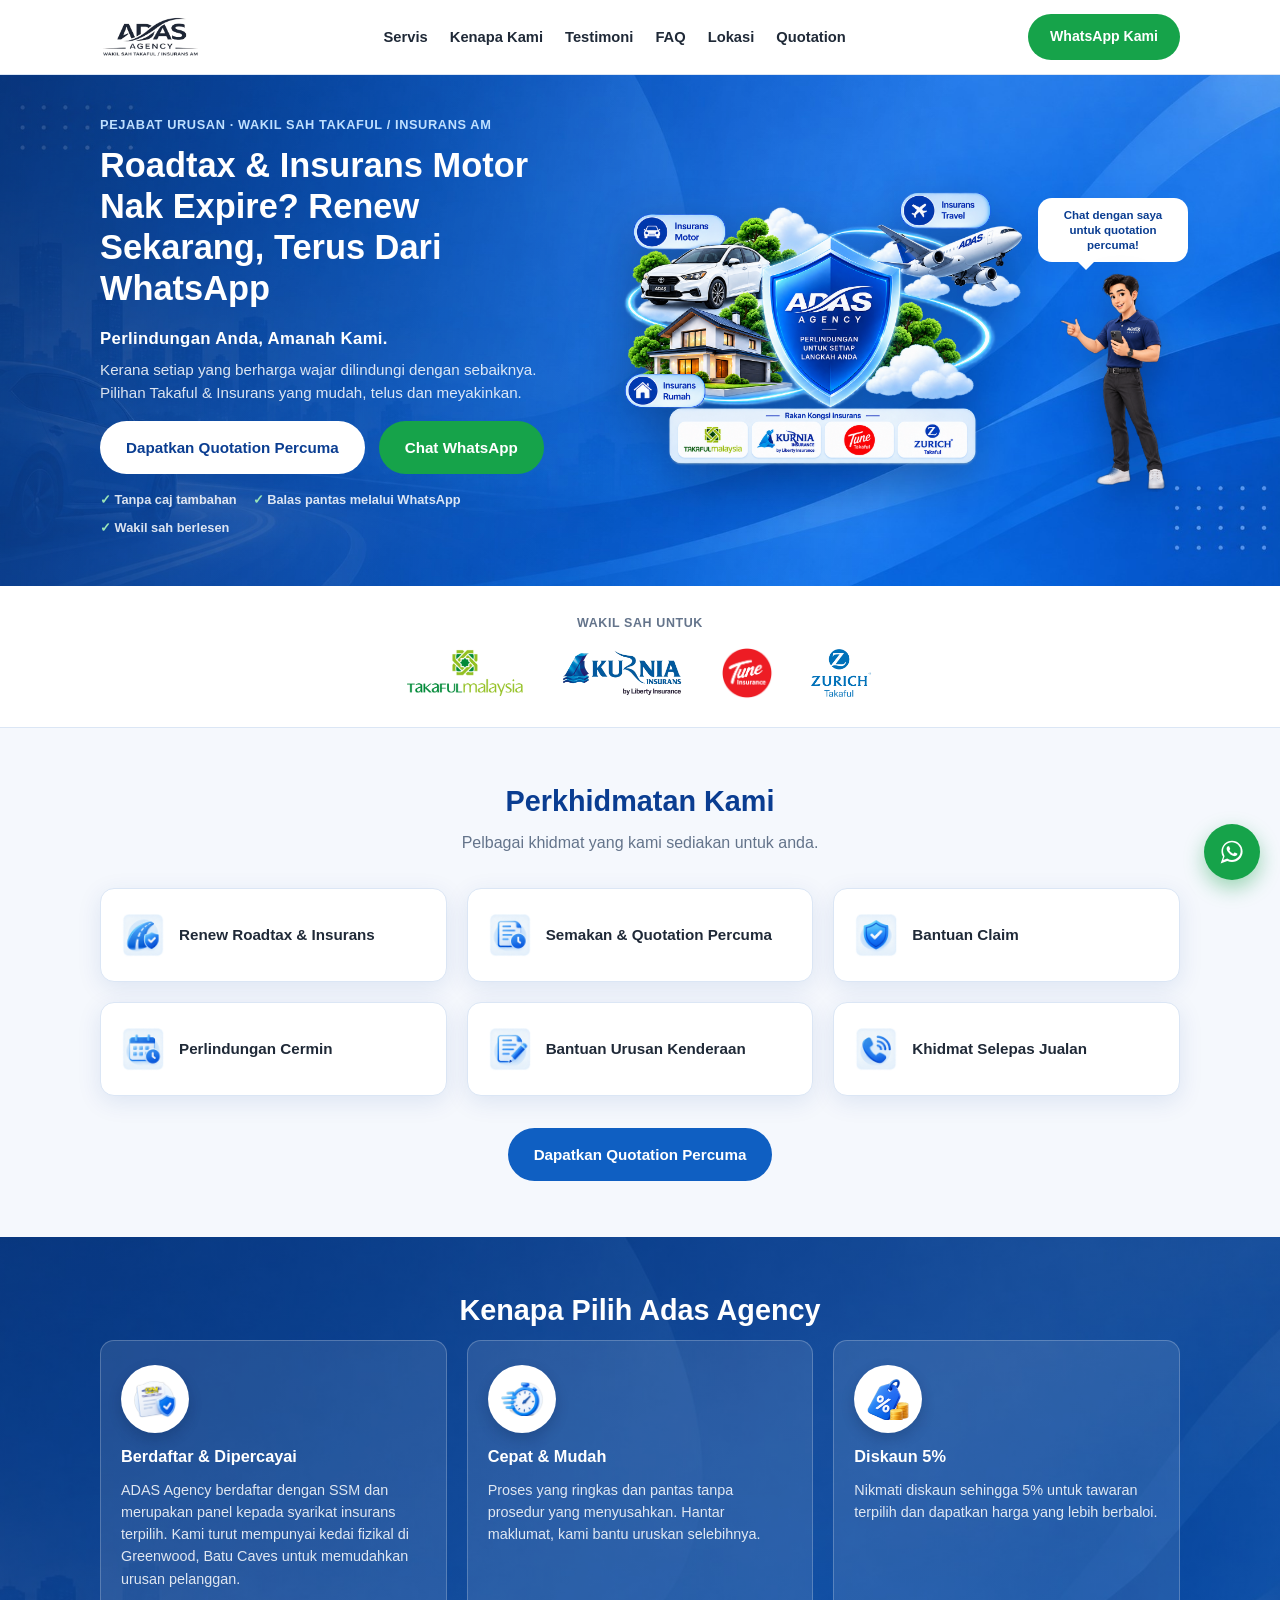
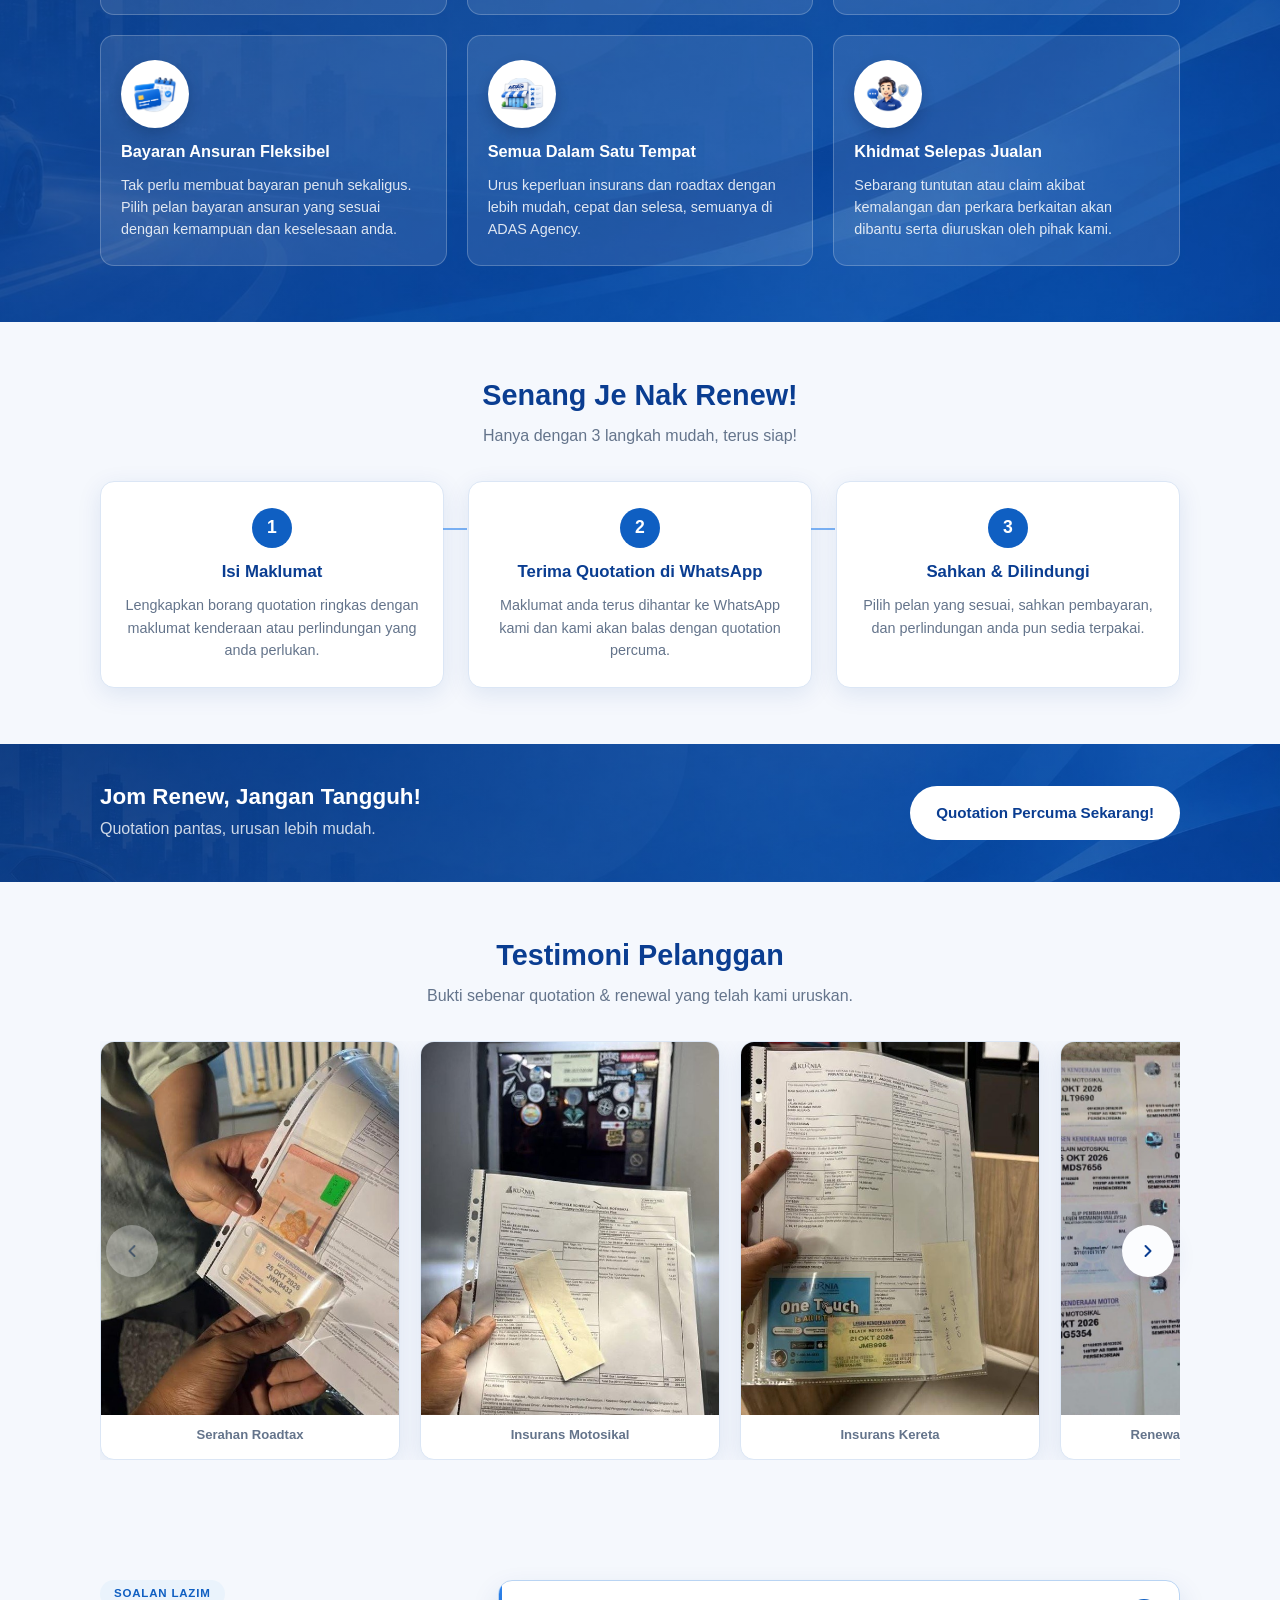
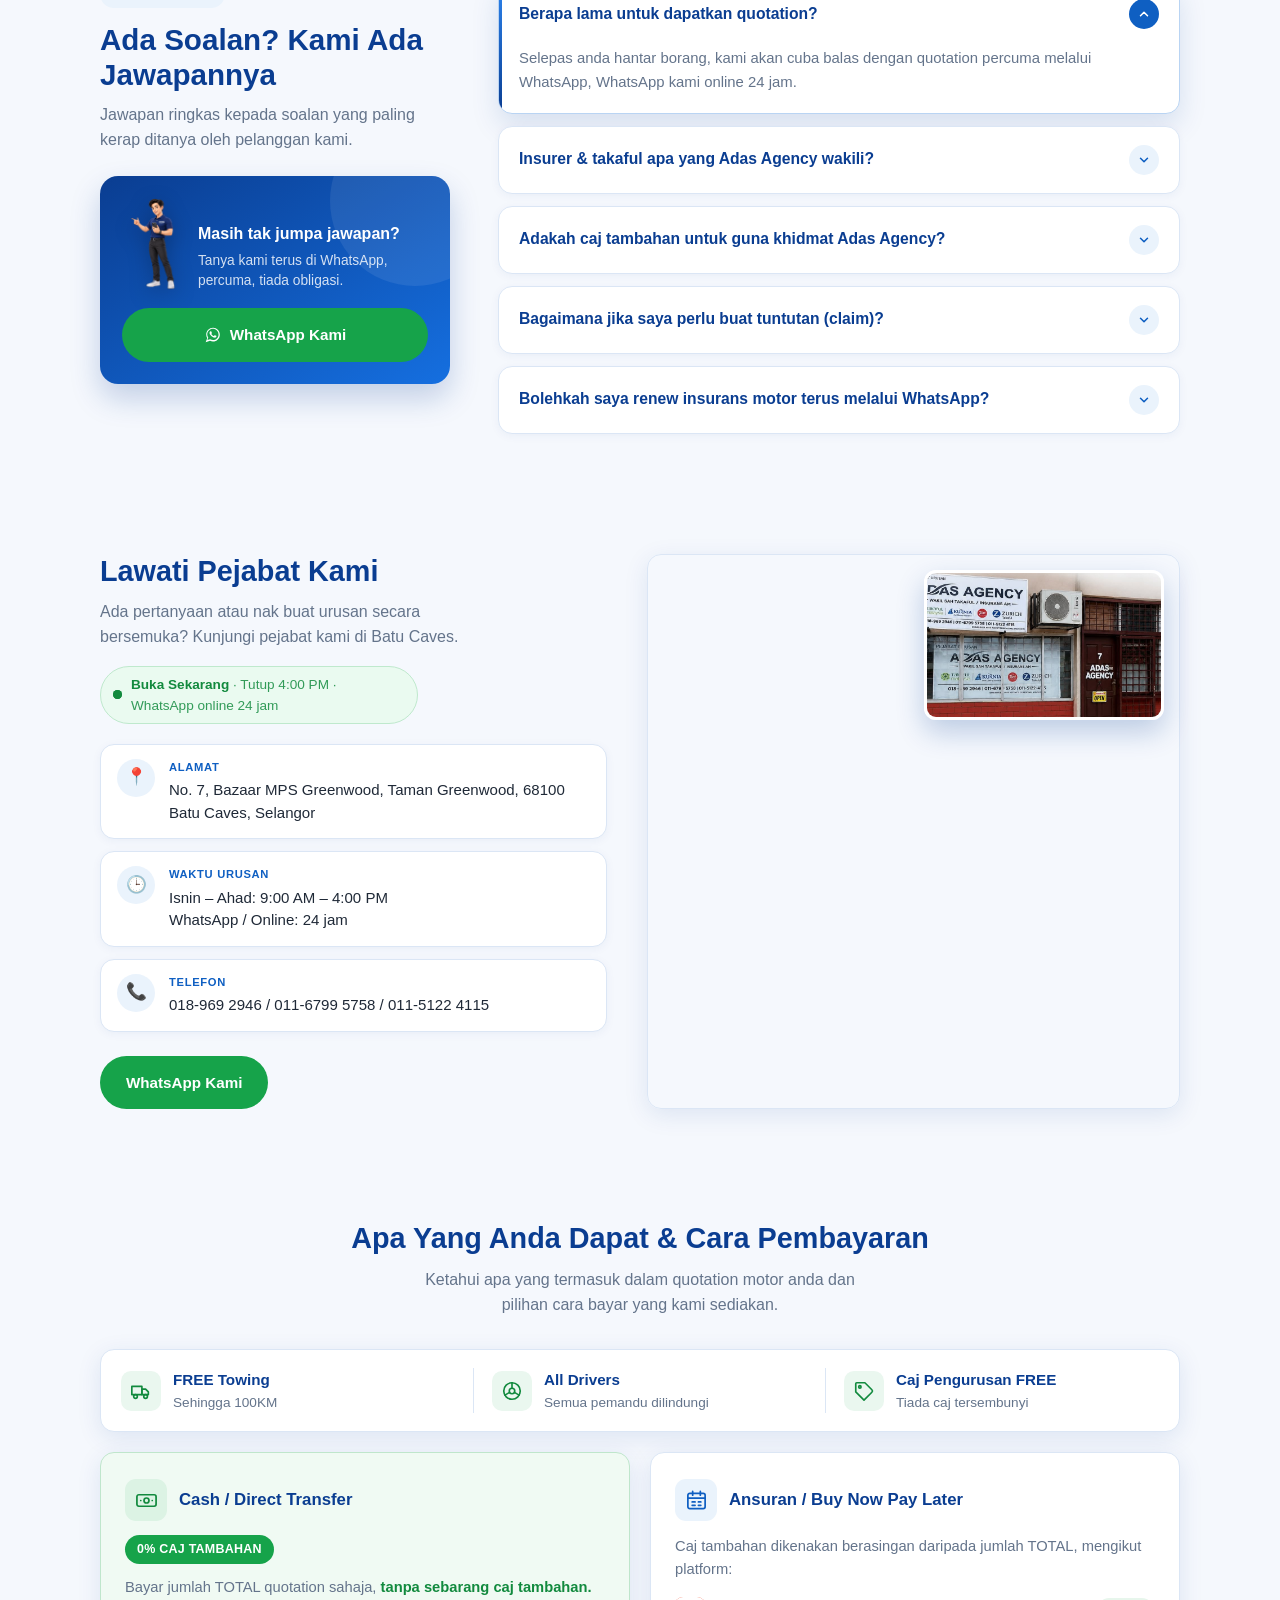
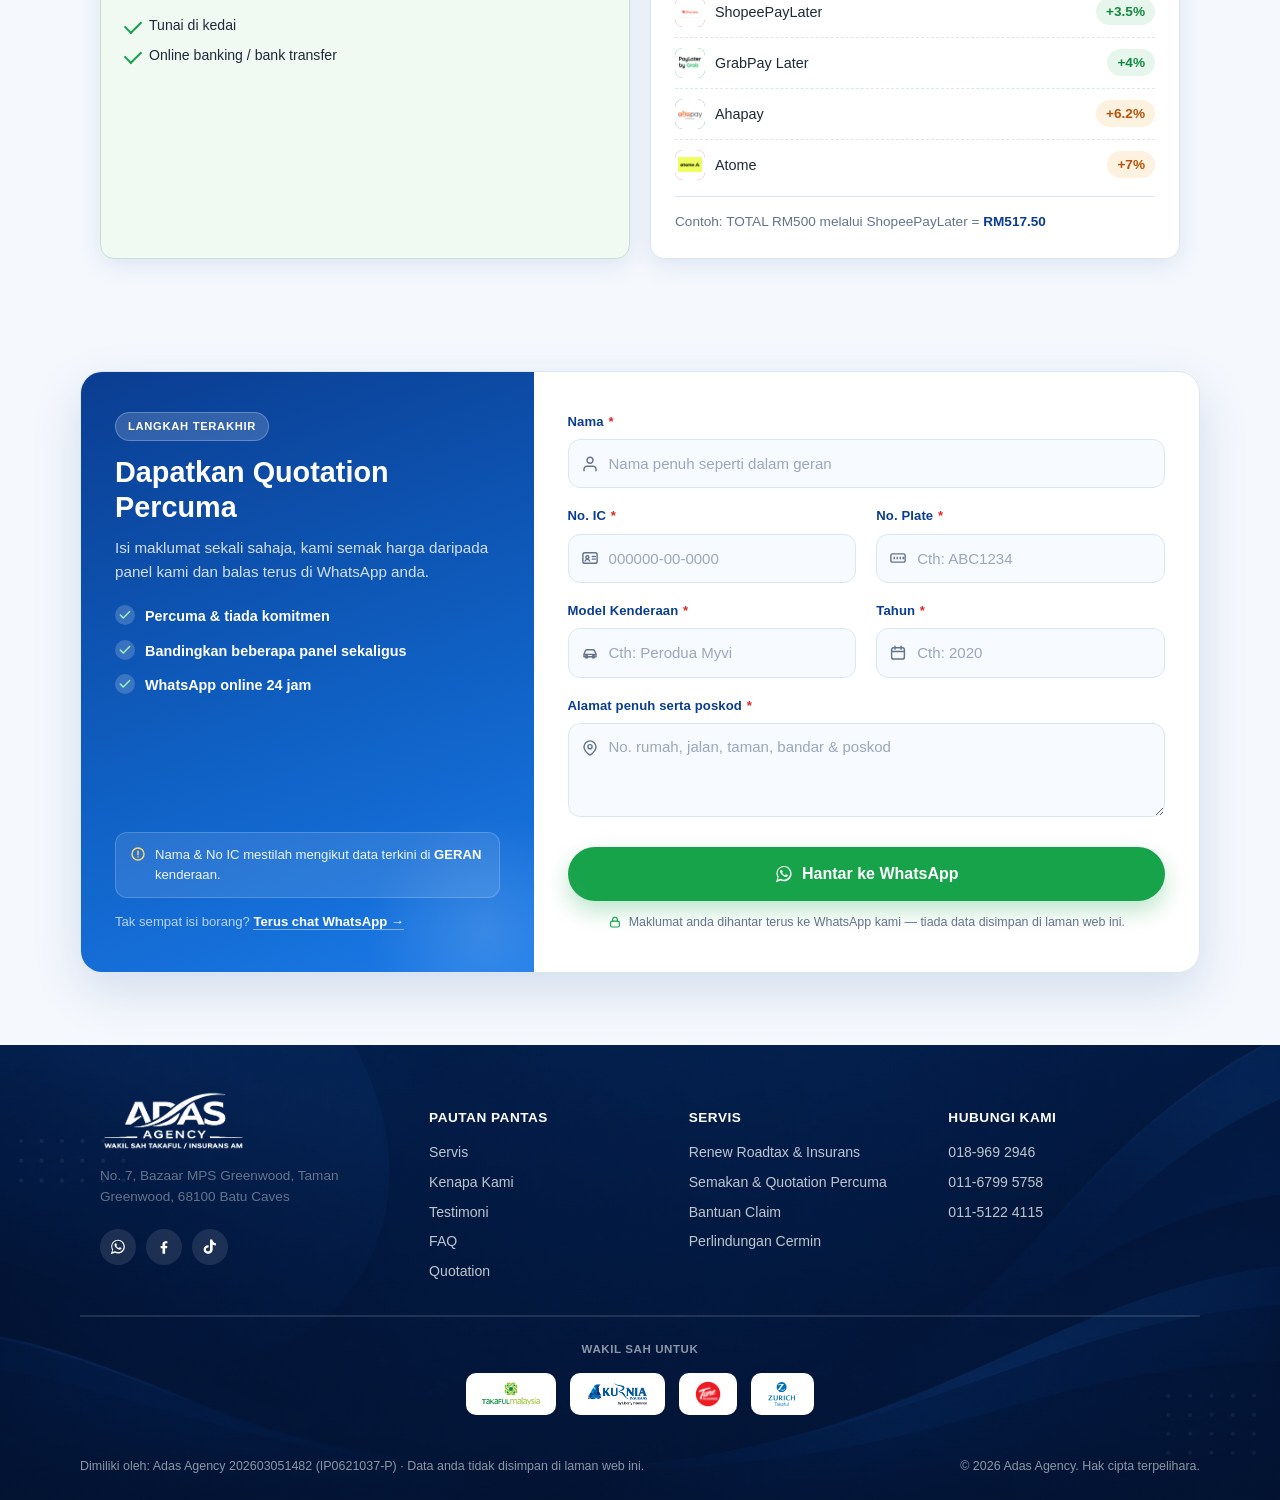
<file: index.html>
<!doctype html>
<html lang="ms">
<head>
<meta charset="UTF-8">
<meta name="viewport" content="width=device-width, initial-scale=1.0">
<title>Adas Agency, Ejen Insurans &amp; Takaful Batu Caves</title>
<meta name="description" content="Adas Agency, wakil sah Takaful Malaysia, Kurnia, Tune Insurance & Zurich Takaful di Batu Caves. Renew roadtax & insurans motor, dapatkan quotation percuma terus melalui WhatsApp.">
<link rel="canonical" href="https://adasinsurans.com/">
<meta property="og:type" content="website">
<meta property="og:url" content="https://adasinsurans.com/">
<meta property="og:locale" content="ms_MY">
<meta property="og:site_name" content="Adas Agency">
<meta property="og:title" content="Adas Agency, Ejen Insurans & Takaful Batu Caves">
<meta property="og:description" content="Adas Agency, wakil sah Takaful Malaysia, Kurnia, Tune Insurance & Zurich Takaful di Batu Caves. Renew roadtax & insurans motor, dapatkan quotation percuma terus melalui WhatsApp.">
<meta property="og:image" content="https://adasinsurans.com/assets/logo/adas-agency-logo.png">
<link rel="icon" href="data:image/svg+xml,<svg xmlns=%22http://www.w3.org/2000/svg%22 viewBox=%220 0 100 100%22><rect width=%22100%22 height=%22100%22 rx=%2220%22 fill=%22%230a3d91%22/><text x=%2250%22 y=%2266%22 font-size=%2255%22 text-anchor=%22middle%22 fill=%22white%22 font-family=%22Arial%22 font-weight=%22bold%22>A</text></svg>">
<link rel="stylesheet" href="styles.css">
<script type="application/ld+json">
{
  "@context": "https://schema.org",
  "@type": "InsuranceAgency",
  "name": "Adas Agency",
  "alternateName": "Pejabat Urusan Adas Agency",
  "description": "Wakil sah Takaful Malaysia, Kurnia by Liberty Insurance, Tune Insurance dan Zurich Takaful.",
  "address": {
    "@type": "PostalAddress",
    "streetAddress": "No. 7, Bazaar MPS Greenwood, Taman Greenwood",
    "addressLocality": "Batu Caves",
    "addressRegion": "Selangor",
    "postalCode": "68100",
    "addressCountry": "MY"
  },
  "telephone": "+601167995758",
  "priceRange": "RM",
  "geo": {
    "@type": "GeoCoordinates",
    "latitude": 3.2333320322446255,
    "longitude": 101.7047684
  }
}
</script>
<script type="application/ld+json">
{
  "@context": "https://schema.org",
  "@type": "FAQPage",
  "mainEntity": [
    {
      "@type": "Question",
      "name": "Berapa lama untuk dapatkan quotation?",
      "acceptedAnswer": { "@type": "Answer", "text": "Selepas anda hantar borang, kami akan cuba balas dengan quotation percuma melalui WhatsApp, WhatsApp kami online 24 jam." }
    },
    {
      "@type": "Question",
      "name": "Insurer & takaful apa yang Adas Agency wakili?",
      "acceptedAnswer": { "@type": "Answer", "text": "Kami adalah wakil sah untuk Takaful Malaysia, Kurnia by Liberty Insurance, Tune Insurance dan Zurich Takaful." }
    },
    {
      "@type": "Question",
      "name": "Adakah caj tambahan untuk guna khidmat Adas Agency?",
      "acceptedAnswer": { "@type": "Answer", "text": "Tidak. Khidmat quotation dan bantuan kami adalah percuma, anda hanya bayar premium insurans/takaful seperti biasa." }
    },
    {
      "@type": "Question",
      "name": "Bagaimana jika saya perlu buat tuntutan (claim)?",
      "acceptedAnswer": { "@type": "Answer", "text": "Hubungi kami melalui WhatsApp dan kami akan bantu terangkan langkah-langkah serta dokumen yang diperlukan untuk proses tuntutan anda." }
    },
    {
      "@type": "Question",
      "name": "Bolehkah saya renew insurans motor terus melalui WhatsApp?",
      "acceptedAnswer": { "@type": "Answer", "text": "Boleh. Isi borang quotation motor di laman ini, dan kami akan uruskan proses renewal bersama anda melalui WhatsApp." }
    }
  ]
}
</script>
</head>
<body>

<header class="site-header">
  <div class="container header-inner">
    <a href="#" class="logo">
      <img src="assets/logo/adas-agency-logo.png" alt="Adas Agency, Wakil Sah Takaful / Insurans Am" class="logo-img">
    </a>
    <nav class="nav" id="primary-nav">
      <a href="#produk">Servis</a>
      <a href="#kenapa-kami">Kenapa Kami</a>
      <a href="#testimoni">Testimoni</a>
      <a href="#faq">FAQ</a>
      <a href="#lokasi">Lokasi</a>
      <a href="#quotation">Quotation</a>
    </nav>
    <div class="header-actions">
      <a class="btn btn-whatsapp header-cta" target="_blank" rel="noopener"
         href="https://wa.me/601167995758?text=Hai%20Adas%20Agency%2C%20saya%20ingin%20bertanya%20mengenai%20insurans.">
        <svg class="header-cta-icon" viewBox="0 0 32 32" width="18" height="18" fill="currentColor" aria-hidden="true"><path d="M16.04 3C9.37 3 3.96 8.4 3.96 15.07c0 2.36.65 4.56 1.78 6.45L3 29l7.66-2.68a12.9 12.9 0 0 0 5.38 1.16h.01c6.66 0 12.08-5.4 12.08-12.07C28.13 8.4 22.71 3 16.04 3Zm0 22.05h-.01a10 10 0 0 1-5.09-1.4l-.37-.22-4.54 1.59 1.52-4.42-.24-.38a9.94 9.94 0 0 1-1.53-5.3c0-5.53 4.5-10.03 10.06-10.03 2.69 0 5.21 1.05 7.11 2.95a9.98 9.98 0 0 1 2.95 7.1c0 5.54-4.5 10.11-10.06 10.11Zm5.5-7.56c-.3-.15-1.78-.88-2.06-.98-.28-.1-.48-.15-.68.15-.2.3-.78.98-.96 1.18-.18.2-.35.22-.65.08-.3-.15-1.28-.47-2.44-1.5-.9-.8-1.51-1.79-1.69-2.09-.18-.3-.02-.46.13-.61.14-.14.3-.35.45-.53.15-.18.2-.3.3-.5.1-.2.05-.38-.02-.53-.08-.15-.68-1.64-.94-2.24-.25-.6-.5-.51-.68-.52h-.58c-.2 0-.53.08-.8.38-.28.3-1.05 1.03-1.05 2.5s1.08 2.9 1.23 3.1c.15.2 2.12 3.24 5.14 4.54.72.31 1.28.5 1.72.63.72.23 1.38.2 1.9.12.58-.09 1.78-.73 2.03-1.43.25-.7.25-1.3.18-1.43-.08-.13-.28-.2-.58-.35Z"/></svg>
        <span class="header-cta-text">WhatsApp Kami</span>
      </a>
      <button type="button" class="nav-toggle" id="nav-toggle" aria-label="Buka menu navigasi" aria-expanded="false" aria-controls="primary-nav">
        <svg viewBox="0 0 24 24" width="22" height="22" fill="none" stroke="currentColor" stroke-width="2" stroke-linecap="round" aria-hidden="true">
          <line x1="3" y1="6" x2="21" y2="6"/>
          <line x1="3" y1="12" x2="21" y2="12"/>
          <line x1="3" y1="18" x2="21" y2="18"/>
        </svg>
      </button>
    </div>
  </div>
</header>

<main>

  <section class="hero">
    <div class="hero-bg" aria-hidden="true"></div>
    <div class="container hero-inner">
      <div class="hero-copy">
        <p class="eyebrow">Pejabat Urusan · Wakil Sah Takaful / Insurans Am</p>
        <h1>Roadtax &amp; Insurans Motor Nak Expire? Renew Sekarang, Terus Dari WhatsApp</h1>
        <p class="hero-sub hero-sub-full"><span class="hero-tagline">Perlindungan Anda, Amanah Kami.</span>Kerana setiap yang berharga wajar dilindungi dengan sebaiknya. Pilihan Takaful &amp; Insurans yang mudah, telus dan meyakinkan.</p>
        <p class="hero-sub hero-sub-compact"><span class="hero-tagline">Perlindungan Anda, Amanah Kami.</span>Kerana setiap yang berharga wajar dilindungi dengan sebaiknya. Pilihan Takaful &amp; Insurans yang mudah, telus dan meyakinkan.</p>
        <div class="hero-actions">
          <a href="#quotation" class="btn btn-primary-light">Dapatkan Quotation Percuma</a>
          <a href="https://wa.me/601167995758" target="_blank" rel="noopener" class="btn btn-whatsapp">Chat WhatsApp</a>
        </div>
        <ul class="hero-trust">
          <li>Tanpa caj tambahan</li>
          <li>Balas pantas melalui WhatsApp</li>
          <li>Wakil sah berlesen</li>
        </ul>
      </div>
      <div class="hero-visual">
        <img class="hero-illustration" src="assets/hero/hero-illustration.png" alt="Adas Agency, Perlindungan untuk setiap langkah anda: motor, travel, rumah, diri">
        <div class="hero-mascot-col">
          <div class="hero-mascot-bubble">Chat dengan saya untuk quotation percuma!</div>
          <img class="hero-mascot" src="assets/mascot/agent-point.png" alt="Ejen Adas Agency">
        </div>
      </div>
    </div>
  </section>

  <section class="partners">
    <div class="container">
      <p class="partners-label">Wakil Sah Untuk</p>
      <div class="partner-badges">
        <img class="partner-logo" src="assets/partners/takaful.png" alt="Takaful Malaysia">
        <img class="partner-logo" src="assets/partners/kurnia.png" alt="Kurnia by Liberty Insurance">
        <img class="partner-logo" src="assets/partners/tune.png" alt="Tune Insurance">
        <img class="partner-logo" src="assets/partners/zurich.png" alt="Zurich Takaful">
      </div>
    </div>
  </section>

  <section id="produk" class="products">
    <div class="container">
      <h2>Perkhidmatan Kami</h2>
      <p class="section-sub">Pelbagai khidmat yang kami sediakan untuk anda.</p>
      <div class="services-grid">
        <div class="service-item">
          <div class="service-icon"><img src="assets/service-icons/roadtax.png" alt=""></div>
          <p>Renew Roadtax &amp; Insurans</p>
        </div>
        <div class="service-item">
          <div class="service-icon"><img src="assets/service-icons/quotation.png" alt=""></div>
          <p>Semakan &amp; Quotation Percuma</p>
        </div>
        <div class="service-item">
          <div class="service-icon"><img src="assets/service-icons/claim.png" alt=""></div>
          <p>Bantuan Claim</p>
        </div>
        <div class="service-item">
          <div class="service-icon"><img src="assets/service-icons/cermin.png" alt=""></div>
          <p>Perlindungan Cermin</p>
        </div>
        <div class="service-item">
          <div class="service-icon"><img src="assets/service-icons/kenderaan.png" alt=""></div>
          <p>Bantuan Urusan Kenderaan</p>
        </div>
        <div class="service-item">
          <div class="service-icon"><img src="assets/service-icons/khidmat.png" alt=""></div>
          <p>Khidmat Selepas Jualan</p>
        </div>
      </div>
      <div class="services-cta">
        <a href="#quotation" class="btn btn-primary">Dapatkan Quotation Percuma</a>
      </div>
    </div>
  </section>

  <section id="kenapa-kami" class="why">
    <div class="container">
      <h2 class="why-title">Kenapa Pilih Adas Agency</h2>
      <div class="why-grid">
        <div class="why-item">
          <div class="why-icon"><img src="assets/why-icons/berdaftar.png" alt=""></div>
          <h3>Berdaftar &amp; Dipercayai</h3>
          <p>ADAS Agency berdaftar dengan SSM dan merupakan panel kepada syarikat insurans terpilih. Kami turut mempunyai kedai fizikal di Greenwood, Batu Caves untuk memudahkan urusan pelanggan.</p>
        </div>
        <div class="why-item">
          <div class="why-icon"><img src="assets/why-icons/cepat.png" alt=""></div>
          <h3>Cepat &amp; Mudah</h3>
          <p>Proses yang ringkas dan pantas tanpa prosedur yang menyusahkan. Hantar maklumat, kami bantu uruskan selebihnya.</p>
        </div>
        <div class="why-item">
          <div class="why-icon"><img src="assets/why-icons/diskaun.png" alt=""></div>
          <h3>Diskaun 5%</h3>
          <p>Nikmati diskaun sehingga 5% untuk tawaran terpilih dan dapatkan harga yang lebih berbaloi.</p>
        </div>
        <div class="why-item">
          <div class="why-icon"><img src="assets/why-icons/ansuran.png" alt=""></div>
          <h3>Bayaran Ansuran Fleksibel</h3>
          <p>Tak perlu membuat bayaran penuh sekaligus. Pilih pelan bayaran ansuran yang sesuai dengan kemampuan dan keselesaan anda.</p>
        </div>
        <div class="why-item">
          <div class="why-icon"><img src="assets/why-icons/satutempat.png" alt=""></div>
          <h3>Semua Dalam Satu Tempat</h3>
          <p>Urus keperluan insurans dan roadtax dengan lebih mudah, cepat dan selesa, semuanya di ADAS Agency.</p>
        </div>
        <div class="why-item">
          <div class="why-icon"><img src="assets/why-icons/selepasjualan.png" alt=""></div>
          <h3>Khidmat Selepas Jualan</h3>
          <p>Sebarang tuntutan atau claim akibat kemalangan dan perkara berkaitan akan dibantu serta diuruskan oleh pihak kami.</p>
        </div>
      </div>
    </div>
  </section>

  <section id="cara-ia-berfungsi" class="how">
    <div class="container">
      <h2>Senang Je Nak Renew!</h2>
      <p class="section-sub">Hanya dengan 3 langkah mudah, terus siap!</p>
      <div class="how-grid">
        <div class="how-step">
          <div class="how-step-number">1</div>
          <h3>Isi Maklumat</h3>
          <p>Lengkapkan borang quotation ringkas dengan maklumat kenderaan atau perlindungan yang anda perlukan.</p>
        </div>
        <div class="how-step">
          <div class="how-step-number">2</div>
          <h3>Terima Quotation di WhatsApp</h3>
          <p>Maklumat anda terus dihantar ke WhatsApp kami dan kami akan balas dengan quotation percuma.</p>
        </div>
        <div class="how-step">
          <div class="how-step-number">3</div>
          <h3>Sahkan &amp; Dilindungi</h3>
          <p>Pilih pelan yang sesuai, sahkan pembayaran, dan perlindungan anda pun sedia terpakai.</p>
        </div>
      </div>
    </div>
  </section>

  <section class="mid-cta">
    <div class="container mid-cta-inner">
      <div>
        <h2>Jom Renew, Jangan Tangguh!</h2>
        <p>Quotation pantas, urusan lebih mudah.</p>
      </div>
      <a href="#quotation" class="btn btn-primary-light">Quotation Percuma Sekarang!</a>
    </div>
  </section>

  <section id="testimoni" class="testimonials">
    <div class="container">
      <h2>Testimoni Pelanggan</h2>
      <p class="section-sub">Bukti sebenar quotation &amp; renewal yang telah kami uruskan.</p>
      <div class="testimonial-carousel">
        <button type="button" class="carousel-arrow carousel-arrow-prev" id="testimonial-prev" aria-label="Testimoni sebelumnya">
          <svg viewBox="0 0 24 24" width="20" height="20" fill="none" stroke="currentColor" stroke-width="2.4" stroke-linecap="round" stroke-linejoin="round" aria-hidden="true"><path d="M15 18l-6-6 6-6"/></svg>
        </button>
        <div class="testimonial-grid" id="testimonial-track" tabindex="0" role="region" aria-label="Testimoni pelanggan, tatal untuk lihat lagi">
          <figure class="testimonial-card">
            <img class="testimonial-photo" src="assets/testimonials/testimoni-1.jpg" alt="Serahan roadtax kepada pelanggan"
                 onerror="this.onerror=null;this.src='assets/testimonials/placeholder.svg';this.classList.add('placeholder')">
            <figcaption>Serahan Roadtax</figcaption>
          </figure>
          <figure class="testimonial-card">
            <img class="testimonial-photo" src="assets/testimonials/testimoni-2.jpg" alt="Quotation insurans motosikal"
                 onerror="this.onerror=null;this.src='assets/testimonials/placeholder.svg';this.classList.add('placeholder')">
            <figcaption>Insurans Motosikal</figcaption>
          </figure>
          <figure class="testimonial-card">
            <img class="testimonial-photo" src="assets/testimonials/testimoni-3.jpg" alt="Quotation insurans kereta"
                 onerror="this.onerror=null;this.src='assets/testimonials/placeholder.svg';this.classList.add('placeholder')">
            <figcaption>Insurans Kereta</figcaption>
          </figure>
          <figure class="testimonial-card">
            <img class="testimonial-photo" src="assets/testimonials/testimoni-4.jpg" alt="Renewal roadtax pelanggan kami"
                 onerror="this.onerror=null;this.src='assets/testimonials/placeholder.svg';this.classList.add('placeholder')">
            <figcaption>Renewal Pelanggan Kami</figcaption>
          </figure>
        </div>
        <button type="button" class="carousel-arrow carousel-arrow-next" id="testimonial-next" aria-label="Testimoni seterusnya">
          <svg viewBox="0 0 24 24" width="20" height="20" fill="none" stroke="currentColor" stroke-width="2.4" stroke-linecap="round" stroke-linejoin="round" aria-hidden="true"><path d="M9 6l6 6-6 6"/></svg>
        </button>
      </div>
      <div class="testimonial-dots" id="testimonial-dots" role="tablist" aria-label="Navigasi testimoni"></div>
    </div>
  </section>

  <section id="faq" class="faq">
    <div class="container faq-inner">

      <aside class="faq-aside">
        <p class="faq-eyebrow">Soalan Lazim</p>
        <h2>Ada Soalan? Kami Ada Jawapannya</h2>
        <p class="faq-aside-sub">Jawapan ringkas kepada soalan yang paling kerap ditanya oleh pelanggan kami.</p>
        <div class="faq-help">
          <div class="faq-help-head">
            <img class="faq-help-mascot" src="assets/mascot/agent-point.png" alt="" aria-hidden="true">
            <div class="faq-help-copy">
              <p class="faq-help-title">Masih tak jumpa jawapan?</p>
              <p class="faq-help-text">Tanya kami terus di WhatsApp, percuma, tiada obligasi.</p>
            </div>
          </div>
          <a class="btn btn-whatsapp btn-block" target="_blank" rel="noopener"
             href="https://wa.me/601167995758?text=Hai%20Adas%20Agency%2C%20saya%20ada%20soalan.">
            <svg viewBox="0 0 32 32" width="18" height="18" fill="currentColor" aria-hidden="true"><path d="M16.04 3C9.37 3 3.96 8.4 3.96 15.07c0 2.36.65 4.56 1.78 6.45L3 29l7.66-2.68a12.9 12.9 0 0 0 5.38 1.16h.01c6.66 0 12.08-5.4 12.08-12.07C28.13 8.4 22.71 3 16.04 3Zm0 22.05h-.01a10 10 0 0 1-5.09-1.4l-.37-.22-4.54 1.59 1.52-4.42-.24-.38a9.94 9.94 0 0 1-1.53-5.3c0-5.53 4.5-10.03 10.06-10.03 2.69 0 5.21 1.05 7.11 2.95a9.98 9.98 0 0 1 2.95 7.1c0 5.54-4.5 10.11-10.06 10.11Zm5.5-7.56c-.3-.15-1.78-.88-2.06-.98-.28-.1-.48-.15-.68.15-.2.3-.78.98-.96 1.18-.18.2-.35.22-.65.08-.3-.15-1.28-.47-2.44-1.5-.9-.8-1.51-1.79-1.69-2.09-.18-.3-.02-.46.13-.61.14-.14.3-.35.45-.53.15-.18.2-.3.3-.5.1-.2.05-.38-.02-.53-.08-.15-.68-1.64-.94-2.24-.25-.6-.5-.51-.68-.52h-.58c-.2 0-.53.08-.8.38-.28.3-1.05 1.03-1.05 2.5s1.08 2.9 1.23 3.1c.15.2 2.12 3.24 5.14 4.54.72.31 1.28.5 1.72.63.72.23 1.38.2 1.9.12.58-.09 1.78-.73 2.03-1.43.25-.7.25-1.3.18-1.43-.08-.13-.28-.2-.58-.35Z"/></svg>
            WhatsApp Kami
          </a>
        </div>
      </aside>

      <div class="faq-list">
        <details class="faq-item" open>
          <summary>
            <span class="faq-question">Berapa lama untuk dapatkan quotation?</span>
            <span class="faq-icon" aria-hidden="true">
              <svg viewBox="0 0 24 24" width="14" height="14" fill="none" stroke="currentColor" stroke-width="2.6" stroke-linecap="round" stroke-linejoin="round"><path d="M6 9l6 6 6-6"/></svg>
            </span>
          </summary>
          <div class="faq-answer">
            <div class="faq-answer-inner">
              <p>Selepas anda hantar borang, kami akan cuba balas dengan quotation percuma melalui WhatsApp, WhatsApp kami online 24 jam.</p>
            </div>
          </div>
        </details>
        <details class="faq-item">
          <summary>
            <span class="faq-question">Insurer &amp; takaful apa yang Adas Agency wakili?</span>
            <span class="faq-icon" aria-hidden="true">
              <svg viewBox="0 0 24 24" width="14" height="14" fill="none" stroke="currentColor" stroke-width="2.6" stroke-linecap="round" stroke-linejoin="round"><path d="M6 9l6 6 6-6"/></svg>
            </span>
          </summary>
          <div class="faq-answer">
            <div class="faq-answer-inner">
              <p>Kami adalah wakil sah untuk Takaful Malaysia, Kurnia by Liberty Insurance, Tune Insurance dan Zurich Takaful, jadi anda boleh bandingkan beberapa pilihan sekaligus.</p>
            </div>
          </div>
        </details>
        <details class="faq-item">
          <summary>
            <span class="faq-question">Adakah caj tambahan untuk guna khidmat Adas Agency?</span>
            <span class="faq-icon" aria-hidden="true">
              <svg viewBox="0 0 24 24" width="14" height="14" fill="none" stroke="currentColor" stroke-width="2.6" stroke-linecap="round" stroke-linejoin="round"><path d="M6 9l6 6 6-6"/></svg>
            </span>
          </summary>
          <div class="faq-answer">
            <div class="faq-answer-inner">
              <p>Tidak. Khidmat quotation dan bantuan kami adalah percuma, anda hanya bayar premium insurans/takaful seperti biasa.</p>
            </div>
          </div>
        </details>
        <details class="faq-item">
          <summary>
            <span class="faq-question">Bagaimana jika saya perlu buat tuntutan (claim)?</span>
            <span class="faq-icon" aria-hidden="true">
              <svg viewBox="0 0 24 24" width="14" height="14" fill="none" stroke="currentColor" stroke-width="2.6" stroke-linecap="round" stroke-linejoin="round"><path d="M6 9l6 6 6-6"/></svg>
            </span>
          </summary>
          <div class="faq-answer">
            <div class="faq-answer-inner">
              <p>Hubungi kami melalui WhatsApp dan kami akan bantu terangkan langkah-langkah serta dokumen yang diperlukan untuk proses tuntutan anda.</p>
            </div>
          </div>
        </details>
        <details class="faq-item">
          <summary>
            <span class="faq-question">Bolehkah saya renew insurans motor terus melalui WhatsApp?</span>
            <span class="faq-icon" aria-hidden="true">
              <svg viewBox="0 0 24 24" width="14" height="14" fill="none" stroke="currentColor" stroke-width="2.6" stroke-linecap="round" stroke-linejoin="round"><path d="M6 9l6 6 6-6"/></svg>
            </span>
          </summary>
          <div class="faq-answer">
            <div class="faq-answer-inner">
              <p>Boleh. Isi borang quotation motor di atas, dan kami akan uruskan proses renewal bersama anda melalui WhatsApp.</p>
            </div>
          </div>
        </details>
      </div>

    </div>
  </section>

  <section id="lokasi" class="location">
    <div class="container location-inner">
      <div class="location-info">
        <h2>Lawati Pejabat Kami</h2>
        <p>Ada pertanyaan atau nak buat urusan secara bersemuka? Kunjungi pejabat kami di Batu Caves.</p>
        <p class="location-status" id="location-status" hidden>
          <span class="location-status-dot" aria-hidden="true"></span>
          <span class="location-status-text"></span>
        </p>
        <ul class="location-details">
          <li class="location-tile">
            <span class="location-icon">📍</span>
            <span class="location-tile-body">
              <span class="location-tile-label">Alamat</span>
              <span class="location-tile-value">No. 7, Bazaar MPS Greenwood, Taman Greenwood, 68100 Batu Caves, Selangor</span>
            </span>
          </li>
          <li class="location-tile">
            <span class="location-icon">🕒</span>
            <span class="location-tile-body">
              <span class="location-tile-label">Waktu Urusan</span>
              <span class="location-tile-value">Isnin – Ahad: 9:00 AM – 4:00 PM<br>WhatsApp / Online: 24 jam</span>
            </span>
          </li>
          <li class="location-tile">
            <span class="location-icon">📞</span>
            <span class="location-tile-body">
              <span class="location-tile-label">Telefon</span>
              <span class="location-tile-value">018-969 2946 / 011-6799 5758 / 011-5122 4115</span>
            </span>
          </li>
        </ul>
        <a href="https://wa.me/601167995758?text=Hai%20Adas%20Agency%2C%20saya%20ingin%20bertanya%20mengenai%20insurans."
           target="_blank" rel="noopener" class="btn btn-whatsapp">
          WhatsApp Kami
        </a>
      </div>
      <div class="location-media">
        <div class="location-map">
          <iframe
            src="https://www.google.com/maps/embed?pb=!1m18!1m12!1m3!1d3983.467663884296!2d101.7047684!3d3.2331659999999998!2m3!1f0!2f0!3f0!3m2!1i1024!2i768!4f13.1!3m3!1m2!1s0x31cc47b072868ebb%3A0xec235bf942a583aa!2sADAS%20Agency!5e0!3m2!1sen!2smy!4v1789661642972!5m2!1sen!2smy"
            width="100%" height="100%" style="border:0;" allowfullscreen="" loading="lazy"
            referrerpolicy="no-referrer-when-downgrade" title="ADAS Agency di Google Maps">
          </iframe>
        </div>
        <img class="location-photo" src="assets/shop/shop-front.jpg" alt="Pejabat Urusan Adas Agency di Batu Caves">
      </div>
    </div>
  </section>

  <section id="pembayaran" class="payment-info">
    <div class="container">
      <h2>Apa Yang Anda Dapat &amp; Cara Pembayaran</h2>
      <p class="section-sub">Ketahui apa yang termasuk dalam quotation motor anda dan pilihan cara bayar yang kami sediakan.</p>

      <ul class="payment-benefits">
        <li>
          <span class="payment-benefit-icon" aria-hidden="true">
            <svg viewBox="0 0 24 24" fill="none" stroke="currentColor" stroke-width="1.8" stroke-linecap="round" stroke-linejoin="round"><path d="M2 7h11v9H2z"/><path d="M13 10h4l3 3v3h-7z"/><circle cx="6" cy="18" r="2"/><circle cx="17" cy="18" r="2"/></svg>
          </span>
          <span class="payment-benefit-text">
            <strong>FREE Towing</strong>
            <span>Sehingga 100KM</span>
          </span>
        </li>
        <li>
          <span class="payment-benefit-icon" aria-hidden="true">
            <svg viewBox="0 0 24 24" fill="none" stroke="currentColor" stroke-width="1.8" stroke-linecap="round" stroke-linejoin="round"><circle cx="12" cy="12" r="9"/><circle cx="12" cy="12" r="3"/><path d="M12 3v6M4.2 16.5l5.2-3M19.8 16.5l-5.2-3"/></svg>
          </span>
          <span class="payment-benefit-text">
            <strong>All Drivers</strong>
            <span>Semua pemandu dilindungi</span>
          </span>
        </li>
        <li>
          <span class="payment-benefit-icon" aria-hidden="true">
            <svg viewBox="0 0 24 24" fill="none" stroke="currentColor" stroke-width="1.8" stroke-linecap="round" stroke-linejoin="round"><path d="M20.6 13.4 12 22l-9-9V4a1 1 0 0 1 1-1h9l7.6 7.6a2 2 0 0 1 0 2.8Z"/><circle cx="7.5" cy="7.5" r="1.3"/></svg>
          </span>
          <span class="payment-benefit-text">
            <strong>Caj Pengurusan FREE</strong>
            <span>Tiada caj tersembunyi</span>
          </span>
        </li>
      </ul>

      <div class="payment-options">

        <div class="payment-card payment-card-cash">
          <div class="payment-card-head">
            <span class="payment-card-icon" aria-hidden="true">
              <svg viewBox="0 0 24 24" fill="none" stroke="currentColor" stroke-width="1.8" stroke-linecap="round" stroke-linejoin="round"><rect x="2" y="6" width="20" height="12" rx="2"/><circle cx="12" cy="12" r="2.6"/><path d="M6 12h.01M18 12h.01"/></svg>
            </span>
            <h3>Cash / Direct Transfer</h3>
          </div>
          <p class="payment-flag">0% caj tambahan</p>
          <p class="payment-note">Bayar jumlah TOTAL quotation sahaja, <strong>tanpa sebarang caj tambahan.</strong></p>
          <!-- Sahkan senarai ini dengan kaedah bayaran yang Adas Agency benar-benar terima -->
          <ul class="payment-channels">
            <li>Tunai di kedai</li>
            <li>Online banking / bank transfer</li>
          </ul>
        </div>

        <div class="payment-card payment-card-bnpl">
          <div class="payment-card-head">
            <span class="payment-card-icon" aria-hidden="true">
              <svg viewBox="0 0 24 24" fill="none" stroke="currentColor" stroke-width="1.8" stroke-linecap="round" stroke-linejoin="round"><rect x="3" y="4.5" width="18" height="16" rx="2"/><path d="M3 9.5h18M8 2.5v4M16 2.5v4M7.5 13.5h3M7.5 17h3M14 13.5h2.5M14 17h2.5"/></svg>
            </span>
            <h3>Ansuran / Buy Now Pay Later</h3>
          </div>
          <p class="payment-note">Caj tambahan dikenakan berasingan daripada jumlah TOTAL, mengikut platform:</p>
          <ul class="bnpl-list">
            <li>
              <span class="bnpl-brand">
                <span class="bnpl-logo" data-brand="shopee">S<img src="assets/payment/shopeepaylater.png" alt="" onerror="this.remove()"></span>
                <span class="bnpl-name">ShopeePayLater</span>
              </span>
              <strong class="bnpl-rate bnpl-rate-low">+3.5%</strong>
            </li>
            <li>
              <span class="bnpl-brand">
                <span class="bnpl-logo" data-brand="grab">G<img src="assets/payment/grabpaylater.png" alt="" onerror="this.remove()"></span>
                <span class="bnpl-name">GrabPay Later</span>
              </span>
              <strong class="bnpl-rate bnpl-rate-low">+4%</strong>
            </li>
            <li>
              <span class="bnpl-brand">
                <span class="bnpl-logo" data-brand="ahapay">A<img src="assets/payment/ahapay.png" alt="" onerror="this.remove()"></span>
                <span class="bnpl-name">Ahapay</span>
              </span>
              <strong class="bnpl-rate bnpl-rate-high">+6.2%</strong>
            </li>
            <li>
              <span class="bnpl-brand">
                <span class="bnpl-logo" data-brand="atome">A<img src="assets/payment/atome.png" alt="" onerror="this.remove()"></span>
                <span class="bnpl-name">Atome</span>
              </span>
              <strong class="bnpl-rate bnpl-rate-high">+7%</strong>
            </li>
          </ul>
          <p class="payment-example">Contoh: TOTAL RM500 melalui ShopeePayLater = <strong>RM517.50</strong></p>
        </div>

      </div>
    </div>
  </section>

  <section id="quotation" class="quotation">
    <div class="container quotation-inner">

      <aside class="quotation-intro">
        <p class="quotation-eyebrow">Langkah Terakhir</p>
        <h2>Dapatkan Quotation Percuma</h2>
        <p class="quotation-lead">Isi maklumat sekali sahaja, kami semak harga daripada panel kami dan balas terus di WhatsApp anda.</p>
        <ul class="quotation-points">
          <li>
            <svg viewBox="0 0 24 24" width="18" height="18" fill="none" stroke="currentColor" stroke-width="2.6" stroke-linecap="round" stroke-linejoin="round" aria-hidden="true"><path d="M20 6 9 17l-5-5"/></svg>
            <span>Percuma &amp; tiada komitmen</span>
          </li>
          <li>
            <svg viewBox="0 0 24 24" width="18" height="18" fill="none" stroke="currentColor" stroke-width="2.6" stroke-linecap="round" stroke-linejoin="round" aria-hidden="true"><path d="M20 6 9 17l-5-5"/></svg>
            <span>Bandingkan beberapa panel sekaligus</span>
          </li>
          <li>
            <svg viewBox="0 0 24 24" width="18" height="18" fill="none" stroke="currentColor" stroke-width="2.6" stroke-linecap="round" stroke-linejoin="round" aria-hidden="true"><path d="M20 6 9 17l-5-5"/></svg>
            <span>WhatsApp online 24 jam</span>
          </li>
        </ul>
        <p class="quotation-note">
          <svg viewBox="0 0 24 24" width="16" height="16" fill="none" stroke="currentColor" stroke-width="2.2" stroke-linecap="round" aria-hidden="true"><circle cx="12" cy="12" r="9"/><path d="M12 8v5"/><path d="M12 16.5h.01"/></svg>
          <span>Nama &amp; No IC mestilah mengikut data terkini di <strong>GERAN</strong> kenderaan.</span>
        </p>
        <p class="quotation-alt">
          Tak sempat isi borang?
          <a href="https://wa.me/601167995758?text=Hai%20Adas%20Agency%2C%20saya%20ingin%20bertanya%20mengenai%20insurans." target="_blank" rel="noopener">Terus chat WhatsApp &rarr;</a>
        </p>
      </aside>

      <form id="quotation-form" class="quotation-form" novalidate>
        <div class="form-row form-row-full">
          <label for="nama">Nama <span class="req" aria-hidden="true">*</span></label>
          <div class="input-wrap">
            <svg class="input-icon" viewBox="0 0 24 24" fill="none" stroke="currentColor" stroke-width="1.9" stroke-linecap="round" stroke-linejoin="round" aria-hidden="true"><path d="M20 21v-2a4 4 0 0 0-4-4H8a4 4 0 0 0-4 4v2"/><circle cx="12" cy="7" r="4"/></svg>
            <input type="text" id="nama" name="nama" required autocomplete="name" placeholder="Nama penuh seperti dalam geran">
          </div>
        </div>

        <div class="form-row">
          <label for="ic">No. IC <span class="req" aria-hidden="true">*</span></label>
          <div class="input-wrap">
            <svg class="input-icon" viewBox="0 0 24 24" fill="none" stroke="currentColor" stroke-width="1.9" stroke-linecap="round" stroke-linejoin="round" aria-hidden="true"><rect x="2.5" y="5" width="19" height="14" rx="2.5"/><circle cx="8.5" cy="11" r="2"/><path d="M5.5 16c.5-1.4 1.7-2.2 3-2.2s2.5.8 3 2.2"/><path d="M15 10h4M15 13.5h4"/></svg>
            <input type="text" id="ic" name="ic" required inputmode="numeric" autocomplete="off" placeholder="000000-00-0000">
          </div>
        </div>

        <div class="form-row">
          <label for="plate">No. Plate <span class="req" aria-hidden="true">*</span></label>
          <div class="input-wrap">
            <svg class="input-icon" viewBox="0 0 24 24" fill="none" stroke="currentColor" stroke-width="1.9" stroke-linecap="round" stroke-linejoin="round" aria-hidden="true"><rect x="2.5" y="6.5" width="19" height="11" rx="2"/><path d="M7 11v2M11 11v2M15 11v2M19 11v2"/></svg>
            <input type="text" id="plate" name="plate" required autocomplete="off" placeholder="Cth: ABC1234">
          </div>
        </div>

        <div class="form-row">
          <label for="model">Model Kenderaan <span class="req" aria-hidden="true">*</span></label>
          <div class="input-wrap">
            <svg class="input-icon" viewBox="0 0 24 24" fill="none" stroke="currentColor" stroke-width="1.9" stroke-linecap="round" stroke-linejoin="round" aria-hidden="true"><path d="M5 17h14"/><path d="M4 17v-3.2L5.8 9A2 2 0 0 1 7.7 7.6h8.6A2 2 0 0 1 18.2 9L20 13.8V17"/><path d="M4.5 13.8h15"/><circle cx="7.5" cy="17" r="1.6"/><circle cx="16.5" cy="17" r="1.6"/></svg>
            <input type="text" id="model" name="model" required autocomplete="off" placeholder="Cth: Perodua Myvi">
          </div>
        </div>

        <div class="form-row">
          <label for="tahun">Tahun <span class="req" aria-hidden="true">*</span></label>
          <div class="input-wrap">
            <svg class="input-icon" viewBox="0 0 24 24" fill="none" stroke="currentColor" stroke-width="1.9" stroke-linecap="round" stroke-linejoin="round" aria-hidden="true"><rect x="3.5" y="5" width="17" height="15" rx="2.5"/><path d="M8 3v4M16 3v4M3.5 10h17"/></svg>
            <input type="number" id="tahun" name="tahun" required min="1980" max="2027" inputmode="numeric" placeholder="Cth: 2020">
          </div>
        </div>

        <div class="form-row form-row-full">
          <label for="alamat">Alamat penuh serta poskod <span class="req" aria-hidden="true">*</span></label>
          <div class="input-wrap input-wrap-area">
            <svg class="input-icon" viewBox="0 0 24 24" fill="none" stroke="currentColor" stroke-width="1.9" stroke-linecap="round" stroke-linejoin="round" aria-hidden="true"><path d="M20 10.5c0 5.2-8 11-8 11s-8-5.8-8-11a8 8 0 0 1 16 0Z"/><circle cx="12" cy="10.3" r="2.8"/></svg>
            <textarea id="alamat" name="alamat" rows="3" required placeholder="No. rumah, jalan, taman, bandar &amp; poskod"></textarea>
          </div>
        </div>

        <div class="form-row form-row-full quotation-submit">
          <button type="submit" class="btn btn-whatsapp btn-block btn-submit">
            <svg viewBox="0 0 32 32" width="20" height="20" fill="currentColor" aria-hidden="true"><path d="M16.04 3C9.37 3 3.96 8.4 3.96 15.07c0 2.36.65 4.56 1.78 6.45L3 29l7.66-2.68a12.9 12.9 0 0 0 5.38 1.16h.01c6.66 0 12.08-5.4 12.08-12.07C28.13 8.4 22.71 3 16.04 3Zm0 22.05h-.01a10 10 0 0 1-5.09-1.4l-.37-.22-4.54 1.59 1.52-4.42-.24-.38a9.94 9.94 0 0 1-1.53-5.3c0-5.53 4.5-10.03 10.06-10.03 2.69 0 5.21 1.05 7.11 2.95a9.98 9.98 0 0 1 2.95 7.1c0 5.54-4.5 10.11-10.06 10.11Zm5.5-7.56c-.3-.15-1.78-.88-2.06-.98-.28-.1-.48-.15-.68.15-.2.3-.78.98-.96 1.18-.18.2-.35.22-.65.08-.3-.15-1.28-.47-2.44-1.5-.9-.8-1.51-1.79-1.69-2.09-.18-.3-.02-.46.13-.61.14-.14.3-.35.45-.53.15-.18.2-.3.3-.5.1-.2.05-.38-.02-.53-.08-.15-.68-1.64-.94-2.24-.25-.6-.5-.51-.68-.52h-.58c-.2 0-.53.08-.8.38-.28.3-1.05 1.03-1.05 2.5s1.08 2.9 1.23 3.1c.15.2 2.12 3.24 5.14 4.54.72.31 1.28.5 1.72.63.72.23 1.38.2 1.9.12.58-.09 1.78-.73 2.03-1.43.25-.7.25-1.3.18-1.43-.08-.13-.28-.2-.58-.35Z"/></svg>
            <span>Hantar ke WhatsApp</span>
          </button>
          <p class="form-privacy">
            <svg viewBox="0 0 24 24" width="14" height="14" fill="none" stroke="currentColor" stroke-width="2" stroke-linecap="round" stroke-linejoin="round" aria-hidden="true"><rect x="4.5" y="10.5" width="15" height="10" rx="2.5"/><path d="M8 10.5V7.8a4 4 0 0 1 8 0v2.7"/></svg>
            Maklumat anda dihantar terus ke WhatsApp kami &mdash; tiada data disimpan di laman web ini.
          </p>
        </div>
      </form>
    </div>
  </section>

</main>

<footer class="site-footer">
  <div class="container footer-grid">
    <div class="footer-col footer-brand">
      <img src="assets/logo/adas-agency-logo-white.png" alt="Adas Agency" class="footer-logo-img">
      <p class="footer-location">No. 7, Bazaar MPS Greenwood, Taman Greenwood, 68100 Batu Caves</p>
      <div class="footer-social">
        <a class="footer-social-whatsapp" href="https://wa.me/601167995758?text=Hai%20Adas%20Agency%2C%20saya%20ingin%20bertanya%20mengenai%20insurans." target="_blank" rel="noopener" aria-label="WhatsApp Adas Agency">
          <svg viewBox="0 0 32 32" width="18" height="18" fill="currentColor"><path d="M16.04 3C9.37 3 3.96 8.4 3.96 15.07c0 2.36.65 4.56 1.78 6.45L3 29l7.66-2.68a12.9 12.9 0 0 0 5.38 1.16h.01c6.66 0 12.08-5.4 12.08-12.07C28.13 8.4 22.71 3 16.04 3Zm0 22.05h-.01a10 10 0 0 1-5.09-1.4l-.37-.22-4.54 1.59 1.52-4.42-.24-.38a9.94 9.94 0 0 1-1.53-5.3c0-5.53 4.5-10.03 10.06-10.03 2.69 0 5.21 1.05 7.11 2.95a9.98 9.98 0 0 1 2.95 7.1c0 5.54-4.5 10.11-10.06 10.11Zm5.5-7.56c-.3-.15-1.78-.88-2.06-.98-.28-.1-.48-.15-.68.15-.2.3-.78.98-.96 1.18-.18.2-.35.22-.65.08-.3-.15-1.28-.47-2.44-1.5-.9-.8-1.51-1.79-1.69-2.09-.18-.3-.02-.46.13-.61.14-.14.3-.35.45-.53.15-.18.2-.3.3-.5.1-.2.05-.38-.02-.53-.08-.15-.68-1.64-.94-2.24-.25-.6-.5-.51-.68-.52h-.58c-.2 0-.53.08-.8.38-.28.3-1.05 1.03-1.05 2.5s1.08 2.9 1.23 3.1c.15.2 2.12 3.24 5.14 4.54.72.31 1.28.5 1.72.63.72.23 1.38.2 1.9.12.58-.09 1.78-.73 2.03-1.43.25-.7.25-1.3.18-1.43-.08-.13-.28-.2-.58-.35Z"/></svg>
        </a>
        <a href="https://www.facebook.com/share/1Dovh5B7ot/?mibextid=wwXIfr" target="_blank" rel="noopener" aria-label="Facebook Adas Agency">
          <svg viewBox="0 0 24 24" width="18" height="18" fill="currentColor"><path d="M13.5 21v-7.5H16l.5-3H13.5V8.5c0-.9.25-1.5 1.53-1.5H16.5V4.3C16.2 4.26 15.2 4.17 14 4.17c-2.4 0-4.04 1.47-4.04 4.17V10.5H7.5v3H10V21h3.5Z"/></svg>
        </a>
        <a href="https://www.tiktok.com/@adas.agency" target="_blank" rel="noopener" aria-label="TikTok Adas Agency">
          <svg viewBox="0 0 24 24" width="18" height="18" fill="currentColor"><path d="M16.6 5.2c-.9-.8-1.4-1.9-1.5-3.2h-3.1v13.4c0 1.5-1.2 2.7-2.7 2.7a2.7 2.7 0 0 1-2.7-2.7 2.7 2.7 0 0 1 2.7-2.7c.3 0 .5 0 .8.1V9.6c-.3 0-.5-.1-.8-.1-3.2 0-5.8 2.6-5.8 5.8S6.6 21 9.8 21s5.8-2.6 5.8-5.8V8.6c1.2.9 2.7 1.4 4.3 1.4V6.9c-1.2 0-2.3-.5-3.3-1.7Z"/></svg>
        </a>
      </div>
    </div>
    <div class="footer-col">
      <h4>Pautan Pantas</h4>
      <a href="#produk">Servis</a>
      <a href="#kenapa-kami">Kenapa Kami</a>
      <a href="#testimoni">Testimoni</a>
      <a href="#faq">FAQ</a>
      <a href="#quotation">Quotation</a>
    </div>
    <div class="footer-col">
      <h4>Servis</h4>
      <a href="#produk">Renew Roadtax &amp; Insurans</a>
      <a href="#produk">Semakan &amp; Quotation Percuma</a>
      <a href="#produk">Bantuan Claim</a>
      <a href="#produk">Perlindungan Cermin</a>
    </div>
    <div class="footer-col footer-contact">
      <h4>Hubungi Kami</h4>
      <p><a href="tel:+60189692946">018-969 2946</a></p>
      <p><a href="tel:+601167995758">011-6799 5758</a></p>
      <p><a href="tel:+60115122415">011-5122 4115</a></p>
    </div>
  </div>
  <div class="container footer-partners">
    <p class="footer-partners-label">Wakil Sah Untuk</p>
    <div class="footer-partner-badges">
      <span class="footer-partner-badge"><img src="assets/partners/takaful.png" alt="Takaful Malaysia"></span>
      <span class="footer-partner-badge"><img src="assets/partners/kurnia.png" alt="Kurnia by Liberty Insurance"></span>
      <span class="footer-partner-badge"><img src="assets/partners/tune.png" alt="Tune Insurance"></span>
      <span class="footer-partner-badge"><img src="assets/partners/zurich.png" alt="Zurich Takaful"></span>
    </div>
  </div>
  <div class="container footer-bottom">
    <p>Dimiliki oleh: Adas Agency 202603051482 (IP0621037-P) · Data anda tidak disimpan di laman web ini.</p>
    <p>&copy; <span id="year"></span> Adas Agency. Hak cipta terpelihara.</p>
  </div>
</footer>

<a class="fab-whatsapp" target="_blank" rel="noopener" aria-label="Chat WhatsApp"
   href="https://wa.me/601167995758?text=Hai%20Adas%20Agency%2C%20saya%20ingin%20bertanya%20mengenai%20insurans.">
  <svg viewBox="0 0 32 32" width="28" height="28" fill="currentColor"><path d="M16.04 3C9.37 3 3.96 8.4 3.96 15.07c0 2.36.65 4.56 1.78 6.45L3 29l7.66-2.68a12.9 12.9 0 0 0 5.38 1.16h.01c6.66 0 12.08-5.4 12.08-12.07C28.13 8.4 22.71 3 16.04 3Zm0 22.05h-.01a10 10 0 0 1-5.09-1.4l-.37-.22-4.54 1.59 1.52-4.42-.24-.38a9.94 9.94 0 0 1-1.53-5.3c0-5.53 4.5-10.03 10.06-10.03 2.69 0 5.21 1.05 7.11 2.95a9.98 9.98 0 0 1 2.95 7.1c0 5.54-4.5 10.11-10.06 10.11Zm5.5-7.56c-.3-.15-1.78-.88-2.06-.98-.28-.1-.48-.15-.68.15-.2.3-.78.98-.96 1.18-.18.2-.35.22-.65.08-.3-.15-1.28-.47-2.44-1.5-.9-.8-1.51-1.79-1.69-2.09-.18-.3-.02-.46.13-.61.14-.14.3-.35.45-.53.15-.18.2-.3.3-.5.1-.2.05-.38-.02-.53-.08-.15-.68-1.64-.94-2.24-.25-.6-.5-.51-.68-.52h-.58c-.2 0-.53.08-.8.38-.28.3-1.05 1.03-1.05 2.5s1.08 2.9 1.23 3.1c.15.2 2.12 3.24 5.14 4.54.72.31 1.28.5 1.72.63.72.23 1.38.2 1.9.12.58-.09 1.78-.73 2.03-1.43.25-.7.25-1.3.18-1.43-.08-.13-.28-.2-.58-.35Z"/></svg>
</a>

<script src="script.js"></script>
</body>
</html>
</file>
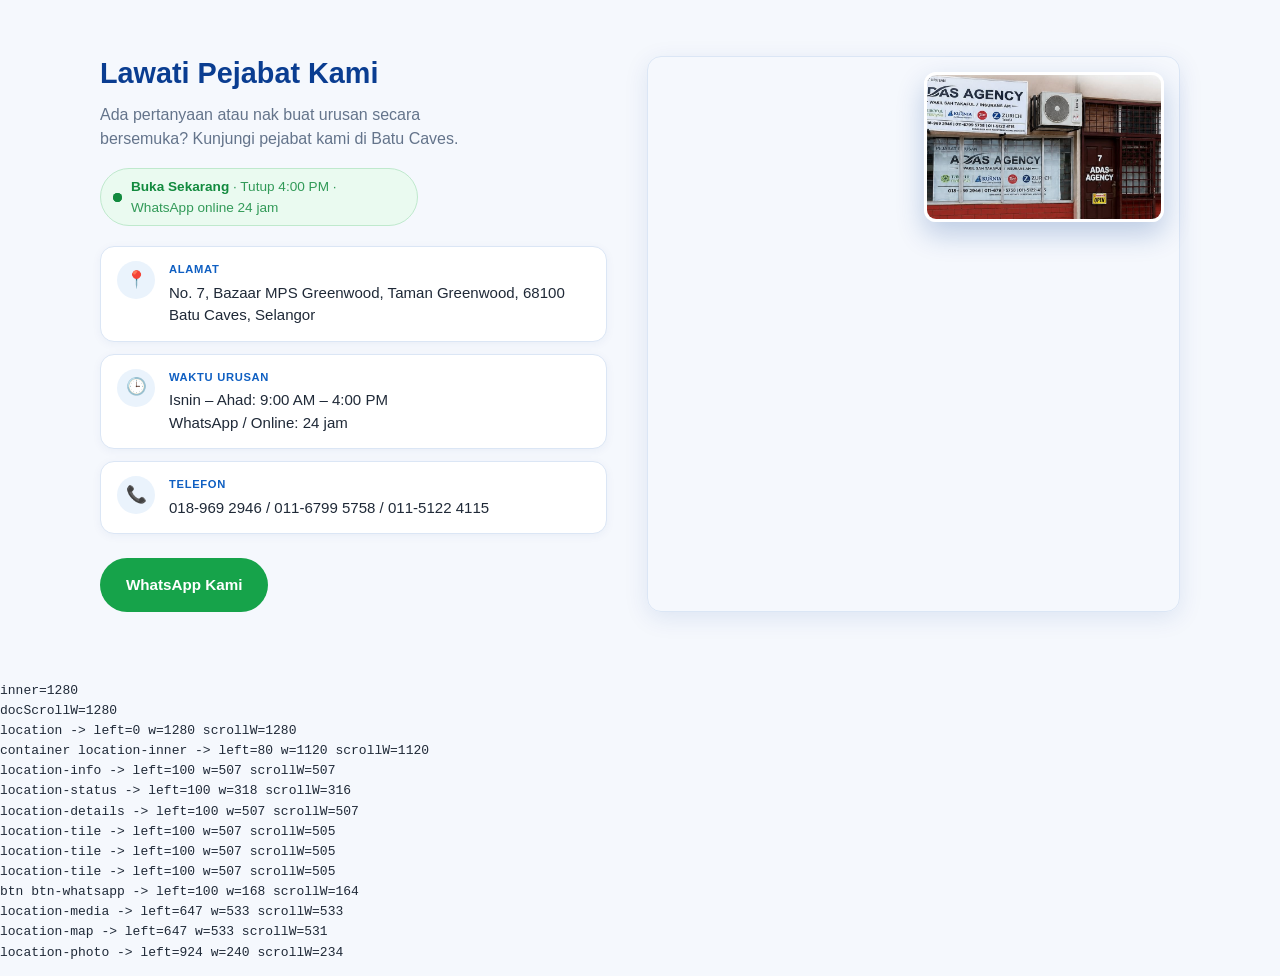
<file: _measure.html>
<!doctype html><html lang="ms"><head><meta charset="UTF-8"><link rel="stylesheet" href="styles.css"></head><body>
<span id="year" hidden></span><nav id="primary-nav" hidden></nav><button id="nav-toggle" hidden></button><form id="quotation-form" hidden></form>
<main>
  <section id="lokasi" class="location">
    <div class="container location-inner">
      <div class="location-info">
        <h2>Lawati Pejabat Kami</h2>
        <p>Ada pertanyaan atau nak buat urusan secara bersemuka? Kunjungi pejabat kami di Batu Caves.</p>
        <p class="location-status" id="location-status" hidden>
          <span class="location-status-dot" aria-hidden="true"></span>
          <span class="location-status-text"></span>
        </p>
        <ul class="location-details">
          <li class="location-tile">
            <span class="location-icon">📍</span>
            <span class="location-tile-body">
              <span class="location-tile-label">Alamat</span>
              <span class="location-tile-value">No. 7, Bazaar MPS Greenwood, Taman Greenwood, 68100 Batu Caves, Selangor</span>
            </span>
          </li>
          <li class="location-tile">
            <span class="location-icon">🕒</span>
            <span class="location-tile-body">
              <span class="location-tile-label">Waktu Urusan</span>
              <span class="location-tile-value">Isnin – Ahad: 9:00 AM – 4:00 PM<br>WhatsApp / Online: 24 jam</span>
            </span>
          </li>
          <li class="location-tile">
            <span class="location-icon">📞</span>
            <span class="location-tile-body">
              <span class="location-tile-label">Telefon</span>
              <span class="location-tile-value">018-969 2946 / 011-6799 5758 / 011-5122 4115</span>
            </span>
          </li>
        </ul>
        <a href="https://wa.me/601167995758?text=Hai%20Adas%20Agency%2C%20saya%20ingin%20bertanya%20mengenai%20insurans."
           target="_blank" rel="noopener" class="btn btn-whatsapp">
          WhatsApp Kami
        </a>
      </div>
      <div class="location-media">
        <div class="location-map">
          <iframe
            src="https://www.google.com/maps/embed?pb=!1m18!1m12!1m3!1d3983.467011792214!2d101.7047684!3d3.2333320322446255!2m3!1f0!2f0!3f0!3m2!1i1024!2i768!4f13.1!3m3!1m2!1svRGsaofsOLimhvcPwbPbgQc!2sADAS%20Agency!5e0!3m2!1sms!2smy!4v1726598400000!5m2!1sms!2smy"
            width="100%" height="100%" style="border:0;" allowfullscreen="" loading="lazy"
            referrerpolicy="no-referrer-when-downgrade" title="Lokasi Adas Agency di Batu Caves">
          </iframe>
        </div>
        <img class="location-photo" src="assets/shop/shop-front.jpg" alt="Pejabat Urusan Adas Agency di Batu Caves">
      </div>
    </div>
  </section>
</main>
<pre id="out"></pre>
<script src="script.js"></script>
<script>
setTimeout(function(){
  var lines = ['inner=' + window.innerWidth, 'docScrollW=' + document.documentElement.scrollWidth];
  document.querySelectorAll('.location, .location-inner, .location-info, .location-details, .location-tile, .location-media, .location-status, .location-photo, .location-map, .location-info > .btn').forEach(function(el){
    var r = el.getBoundingClientRect();
    lines.push(el.className + ' -> left=' + Math.round(r.left) + ' w=' + Math.round(r.width) + ' scrollW=' + el.scrollWidth);
  });
  document.getElementById('out').textContent = lines.join('\n');
}, 500);
</script>
</body></html>
</file>
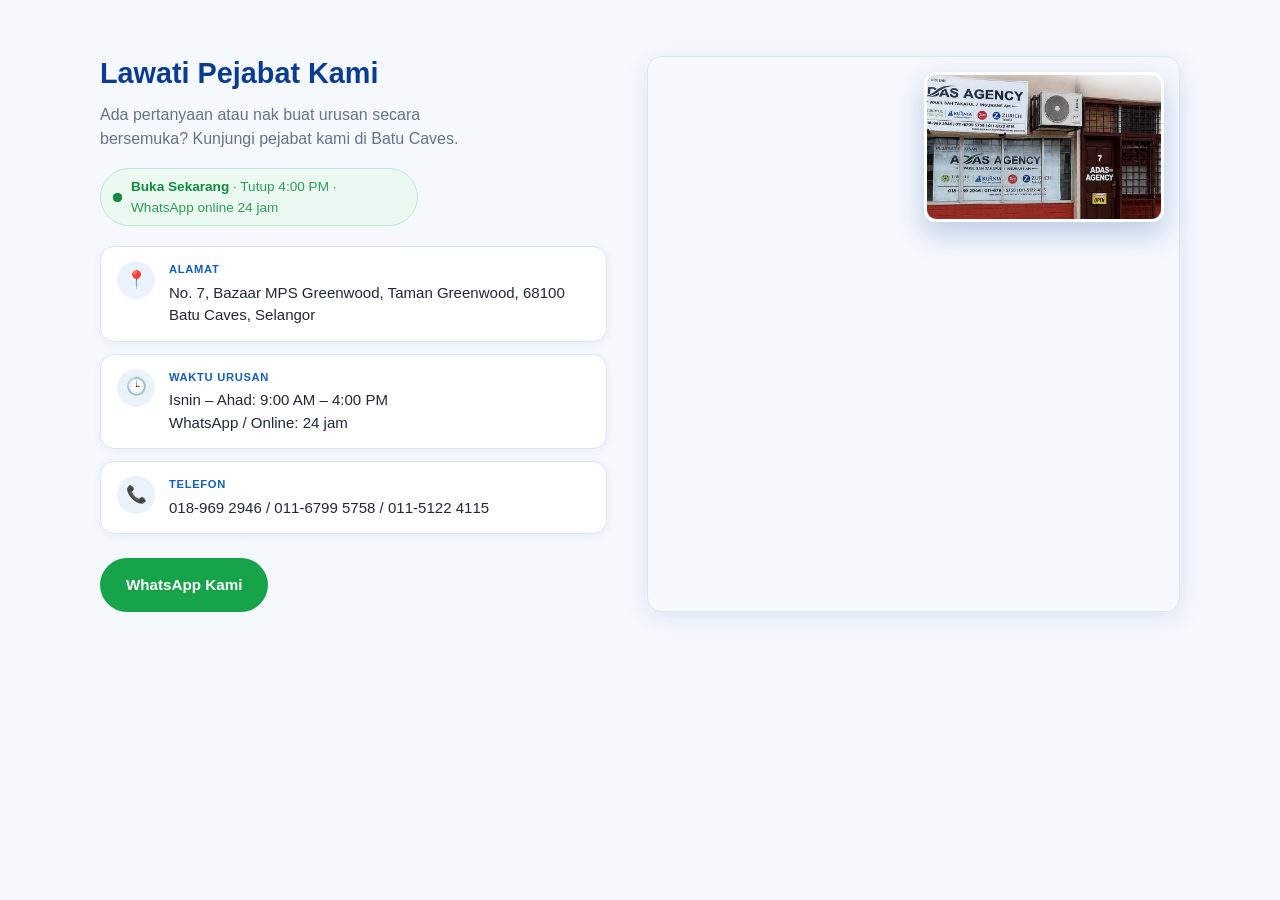
<file: _preview.html>
<!doctype html><html lang="ms"><head><meta charset="UTF-8"><meta name="viewport" content="width=device-width, initial-scale=1.0"><link rel="stylesheet" href="styles.css"></head><body><span id="year" hidden></span><nav id="primary-nav" hidden></nav><button id="nav-toggle" hidden></button><form id="quotation-form" hidden></form><main>
  <section id="lokasi" class="location">
    <div class="container location-inner">
      <div class="location-info">
        <h2>Lawati Pejabat Kami</h2>
        <p>Ada pertanyaan atau nak buat urusan secara bersemuka? Kunjungi pejabat kami di Batu Caves.</p>
        <p class="location-status" id="location-status" hidden>
          <span class="location-status-dot" aria-hidden="true"></span>
          <span class="location-status-text"></span>
        </p>
        <ul class="location-details">
          <li class="location-tile">
            <span class="location-icon">📍</span>
            <span class="location-tile-body">
              <span class="location-tile-label">Alamat</span>
              <span class="location-tile-value">No. 7, Bazaar MPS Greenwood, Taman Greenwood, 68100 Batu Caves, Selangor</span>
            </span>
          </li>
          <li class="location-tile">
            <span class="location-icon">🕒</span>
            <span class="location-tile-body">
              <span class="location-tile-label">Waktu Urusan</span>
              <span class="location-tile-value">Isnin – Ahad: 9:00 AM – 4:00 PM<br>WhatsApp / Online: 24 jam</span>
            </span>
          </li>
          <li class="location-tile">
            <span class="location-icon">📞</span>
            <span class="location-tile-body">
              <span class="location-tile-label">Telefon</span>
              <span class="location-tile-value">018-969 2946 / 011-6799 5758 / 011-5122 4115</span>
            </span>
          </li>
        </ul>
        <a href="https://wa.me/601167995758?text=Hai%20Adas%20Agency%2C%20saya%20ingin%20bertanya%20mengenai%20insurans."
           target="_blank" rel="noopener" class="btn btn-whatsapp">
          WhatsApp Kami
        </a>
      </div>
      <div class="location-media">
        <div class="location-map">
          <iframe
            src="https://www.google.com/maps/embed?pb=!1m18!1m12!1m3!1d3983.467011792214!2d101.7047684!3d3.2333320322446255!2m3!1f0!2f0!3f0!3m2!1i1024!2i768!4f13.1!3m3!1m2!1svRGsaofsOLimhvcPwbPbgQc!2sADAS%20Agency!5e0!3m2!1sms!2smy!4v1726598400000!5m2!1sms!2smy"
            width="100%" height="100%" style="border:0;" allowfullscreen="" loading="lazy"
            referrerpolicy="no-referrer-when-downgrade" title="Lokasi Adas Agency di Batu Caves">
          </iframe>
        </div>
        <img class="location-photo" src="assets/shop/shop-front.jpg" alt="Pejabat Urusan Adas Agency di Batu Caves">
      </div>
    </div>
  </section>
</main><script src="script.js"></script></body></html>
</file>
<file: styles.css>
:root {
  --blue-900: #0a3d91;
  --blue-700: #0f5fc2;
  --blue-600: #156fe0;
  --blue-500: #2e86f0;
  --blue-100: #eaf3fc;
  --navy: #0a3d91;
  --navy-light: #156fe0;
  --accent: #16a34a;
  --accent-dark: #128a3e;
  --bg: #f5f8fd;
  --card: #ffffff;
  --text: #1f2937;
  --muted: #64748b;
  --border: #dbe6f5;
  --radius: 14px;
  --shadow: 0 6px 24px rgba(10, 61, 145, 0.1);
}

* { box-sizing: border-box; }

html { scroll-behavior: smooth; }

body {
  margin: 0;
  font-family: -apple-system, BlinkMacSystemFont, "Segoe UI", Roboto, Helvetica, Arial, sans-serif;
  color: var(--text);
  background: var(--bg);
  line-height: 1.55;
}

img { max-width: 100%; }

.container {
  width: 100%;
  max-width: 1120px;
  margin: 0 auto;
  padding: 0 20px;
}

a { color: inherit; }

h1, h2, h3 { line-height: 1.2; margin: 0 0 12px; color: var(--blue-900); }
h2 { font-size: 1.8rem; }
p { margin: 0 0 12px; color: var(--muted); }

.btn {
  display: inline-flex;
  align-items: center;
  justify-content: center;
  gap: 8px;
  padding: 13px 24px;
  border-radius: 999px;
  font-weight: 600;
  text-decoration: none;
  border: 2px solid transparent;
  cursor: pointer;
  font-size: 0.95rem;
  transition: transform 0.15s ease, box-shadow 0.15s ease, background 0.15s ease;
}
.btn:hover { transform: translateY(-1px); }
.btn-block { width: 100%; }

.btn-primary {
  background: var(--blue-700);
  color: #fff;
}
.btn-primary:hover { background: var(--blue-900); }

.btn-outline {
  background: transparent;
  border-color: var(--blue-700);
  color: var(--blue-700);
}
.btn-outline:hover { background: var(--blue-700); color: #fff; }

.btn-primary-light {
  background: #fff;
  color: var(--blue-900);
}
.btn-primary-light:hover { background: var(--blue-100); }

.btn-outline-light {
  background: transparent;
  border-color: rgba(255, 255, 255, 0.7);
  color: #fff;
}
.btn-outline-light:hover { background: rgba(255, 255, 255, 0.15); }

.btn-whatsapp {
  background: var(--accent);
  color: #fff;
}
.btn-whatsapp:hover { background: var(--accent-dark); }

/* Header */
.site-header {
  position: sticky;
  top: 0;
  z-index: 50;
  background: rgba(255, 255, 255, 0.92);
  backdrop-filter: blur(8px);
  border-bottom: 1px solid var(--border);
}
.header-inner {
  display: flex;
  align-items: center;
  justify-content: space-between;
  gap: 16px;
  padding-top: 14px;
  padding-bottom: 14px;
  flex-wrap: wrap;
}
.logo { display: flex; align-items: center; }
.logo-img { display: block; height: 44px; width: auto; }
.nav {
  display: flex;
  gap: 22px;
  font-weight: 600;
  font-size: 0.92rem;
}
.nav a { text-decoration: none; color: var(--text); }
.nav a:hover { color: var(--blue-700); }
.header-cta { padding: 10px 20px; font-size: 0.88rem; }
.header-cta-icon { display: none; }

.header-actions { display: flex; align-items: center; gap: 10px; }
.nav-toggle {
  display: none;
  align-items: center;
  justify-content: center;
  width: 40px;
  height: 40px;
  flex-shrink: 0;
  padding: 0;
  border: 1px solid var(--border);
  border-radius: 10px;
  background: #fff;
  color: var(--blue-900);
  cursor: pointer;
}
.nav-toggle:hover { border-color: var(--blue-700); }

/* Hero */
.hero {
  position: relative;
  padding: 40px 0 48px;
  overflow: hidden;
  color: #fff;
}
.hero-bg {
  position: absolute;
  inset: 0;
  z-index: -1;
  background:
    linear-gradient(100deg, rgba(10, 30, 70, 0.55) 0%, rgba(10, 30, 70, 0.15) 45%, rgba(10, 30, 70, 0) 70%),
    url('assets/hero/hero-bg.jpg') center / cover no-repeat;
}
.hero-inner {
  display: flex;
  align-items: center;
  gap: 40px;
  flex-wrap: wrap;
}
.hero-copy { flex: 1 1 420px; min-width: 0; }
.eyebrow {
  color: #bfe0ff;
  font-weight: 700;
  font-size: 0.8rem;
  text-transform: uppercase;
  letter-spacing: 0.6px;
  margin-bottom: 10px;
}
.hero h1 {
  font-size: clamp(1.6rem, 3.2vw, 2.15rem);
  margin-bottom: 16px;
  color: #fff;
}
.hero-sub { font-size: 0.95rem; max-width: 560px; color: rgba(255, 255, 255, 0.85); text-align: left; line-height: 1.55; }
.hero-tagline {
  display: block;
  font-weight: 700;
  font-size: 1.05rem;
  letter-spacing: 0.3px;
  color: #fff;
  margin-bottom: 6px;
}
.hero-sub-compact { display: none; }
.hero-actions {
  display: flex;
  gap: 14px;
  flex-wrap: wrap;
  margin: 16px 0;
}
.hero-trust {
  list-style: none;
  padding: 0;
  margin: 8px 0 0;
  display: flex;
  column-gap: 16px;
  row-gap: 8px;
  flex-wrap: wrap;
  font-size: 0.8rem;
  color: rgba(255, 255, 255, 0.85);
  font-weight: 600;
}
.hero-trust li::before { content: "✓ "; color: #9be6b8; }

.hero-visual { flex: 0 1 560px; display: flex; flex-direction: row; align-items: flex-end; justify-content: center; gap: 6px; min-width: 0; }
.hero-illustration {
  display: block;
  width: 100%;
  max-width: 420px;
  height: auto;
  flex: 1 1 auto;
  filter: drop-shadow(0 16px 24px rgba(3, 20, 51, 0.35));
}

.hero-mascot-col {
  display: flex;
  flex-direction: column;
  align-items: center;
  flex-shrink: 0;
  margin-bottom: -14px;
}
.hero-mascot {
  height: 220px;
  width: auto;
  filter: drop-shadow(0 14px 16px rgba(3, 20, 51, 0.3));
}
.hero-mascot-bubble {
  position: relative;
  max-width: 150px;
  background: #fff;
  color: var(--blue-900);
  font-size: 0.72rem;
  font-weight: 700;
  line-height: 1.3;
  padding: 10px 14px;
  border-radius: 14px;
  box-shadow: var(--shadow);
  text-align: center;
  margin-bottom: 10px;
}
.hero-mascot-bubble::after {
  content: "";
  position: absolute;
  bottom: -8px;
  left: 40px;
  width: 0;
  height: 0;
  border-left: 8px solid transparent;
  border-right: 8px solid transparent;
  border-top: 8px solid #fff;
}

/* Partners */
.partners { padding: 28px 0; border-bottom: 1px solid var(--border); background: #fff; }
.partners-label {
  text-align: center;
  font-size: 0.78rem;
  font-weight: 700;
  letter-spacing: 0.6px;
  text-transform: uppercase;
  color: var(--muted);
  margin-bottom: 14px;
}
.partner-badges {
  display: flex;
  flex-wrap: wrap;
  justify-content: center;
  align-items: center;
  gap: 36px;
}
.partner-logo {
  height: 52px;
  width: auto;
  max-width: 160px;
  object-fit: contain;
}

/* Products */
.products { padding: 56px 0; }
.products h2, .products .section-sub { text-align: center; }
.section-sub { max-width: 480px; margin: 0 auto 32px; }
.section-sub-light { color: rgba(255, 255, 255, 0.75); }
.services-grid {
  display: grid;
  grid-template-columns: repeat(auto-fit, minmax(280px, 1fr));
  gap: 20px;
}
.service-item {
  background: var(--card);
  border: 1px solid var(--border);
  border-radius: var(--radius);
  padding: 24px 20px;
  box-shadow: var(--shadow);
  display: flex;
  align-items: center;
  gap: 14px;
}
.service-icon { flex-shrink: 0; display: flex; }
.service-icon img { width: 44px; height: 44px; object-fit: contain; display: block; }
.service-item p { margin: 0; font-weight: 600; color: var(--text); font-size: 0.95rem; }
.services-cta { text-align: center; margin-top: 32px; }

/* Why */
.why {
  padding: 56px 0;
  background:
    linear-gradient(160deg, rgba(10, 30, 70, 0.55) 0%, rgba(10, 30, 70, 0.35) 100%),
    url('assets/hero/hero-bg.jpg') center / cover no-repeat;
}
.why-title { color: #fff; text-align: center; }
.why-grid {
  display: grid;
  grid-template-columns: repeat(3, 1fr);
  gap: 20px;
}
.why-item {
  background: rgba(255, 255, 255, 0.1);
  border: 1px solid rgba(255, 255, 255, 0.22);
  border-radius: var(--radius);
  padding: 24px 20px;
}
.why-icon {
  width: 68px;
  height: 68px;
  border-radius: 50%;
  background: #fff;
  display: flex;
  align-items: center;
  justify-content: center;
  margin-bottom: 14px;
  box-shadow: 0 6px 14px rgba(3, 20, 51, 0.2);
}
.why-icon img { width: 44px; height: 44px; object-fit: contain; }
.why-item h3 { color: #fff; font-size: 1.02rem; }
.why-item p { color: rgba(255, 255, 255, 0.85); margin: 0; font-size: 0.9rem; }

/* How it works */
.how { padding: 56px 0; }
.how h2, .how .section-sub { text-align: center; }
.how-grid {
  display: grid;
  grid-template-columns: repeat(3, 1fr);
  gap: 24px;
  margin-top: 8px;
}
.how-step {
  position: relative;
  background: var(--card);
  border: 1px solid var(--border);
  border-radius: var(--radius);
  padding: 26px 22px;
  text-align: center;
  box-shadow: var(--shadow);
}
/* Connector drawn across the grid gap, aligned to the step badges */
.how-step:not(:last-child)::after {
  content: "";
  position: absolute;
  top: 46px;
  left: 100%;
  width: 24px;
  height: 2px;
  background: var(--blue-500);
  opacity: 0.6;
}
.how-step-number {
  width: 40px;
  height: 40px;
  margin: 0 auto 14px;
  border-radius: 50%;
  background: var(--blue-700);
  color: #fff;
  display: flex;
  align-items: center;
  justify-content: center;
  font-weight: 800;
  font-size: 1.1rem;
}
.how-step h3 { font-size: 1.05rem; }
.how-step p { font-size: 0.9rem; margin: 0; }

/* Testimonials */
.testimonials { padding: 56px 0; }
.testimonials h2, .testimonials .section-sub { text-align: center; }

.testimonial-carousel { position: relative; margin-top: 8px; }
.testimonial-grid {
  display: flex;
  flex-wrap: nowrap;
  overflow-x: auto;
  scroll-snap-type: x mandatory;
  scroll-behavior: smooth;
  -webkit-overflow-scrolling: touch;
  scrollbar-width: none;
  gap: 20px;
}
.testimonial-grid::-webkit-scrollbar { display: none; }
.testimonial-grid:focus-visible { outline: 2px solid var(--blue-700); outline-offset: 4px; }

.testimonial-card {
  margin: 0;
  flex: 0 0 auto;
  scroll-snap-align: start;
  width: 300px;
  background: var(--card);
  border: 1px solid var(--border);
  border-radius: var(--radius);
  overflow: hidden;
  box-shadow: var(--shadow);
}
.testimonial-photo {
  display: block;
  width: 100%;
  aspect-ratio: 4 / 5;
  object-fit: cover;
  background: var(--bg);
}
.testimonial-photo.placeholder { object-fit: contain; padding: 10px; }
.testimonial-card figcaption {
  padding: 10px 14px 14px;
  font-size: 0.82rem;
  font-weight: 600;
  color: var(--muted);
  text-align: center;
}

/* Arrow overlays */
.carousel-arrow {
  position: absolute;
  top: 50%;
  transform: translateY(-50%);
  z-index: 5;
  width: 52px;
  height: 52px;
  padding: 0;
  border: none;
  border-radius: 50%;
  background: #fbfcfe;
  color: var(--blue-900);
  box-shadow: var(--shadow);
  display: flex;
  align-items: center;
  justify-content: center;
  cursor: pointer;
  transition: background 0.15s ease, transform 0.15s ease;
}
.carousel-arrow:hover { background: var(--blue-100); }
.carousel-arrow:active { transform: translateY(-50%) scale(0.94); }
.carousel-arrow:focus-visible { outline: 2px solid var(--blue-700); outline-offset: 2px; }
.carousel-arrow:disabled { opacity: 0.3; cursor: default; pointer-events: none; }
.carousel-arrow-prev { left: 6px; }
.carousel-arrow-next { right: 6px; }

.testimonial-dots { display: none; }

/* FAQ */
.faq { padding: 64px 0; }
.faq-inner {
  display: grid;
  grid-template-columns: minmax(260px, 350px) 1fr;
  gap: 48px;
  align-items: start;
}
.faq-aside { position: sticky; top: 96px; }
.faq-eyebrow {
  display: inline-block;
  margin: 0 0 14px;
  padding: 5px 14px;
  border-radius: 999px;
  background: var(--blue-100);
  color: var(--blue-700);
  font-size: 0.72rem;
  font-weight: 700;
  letter-spacing: 0.8px;
  text-transform: uppercase;
}
.faq-aside h2 { font-size: 1.85rem; margin-bottom: 10px; }
.faq-aside-sub { margin-bottom: 24px; }
.faq-help {
  position: relative;
  overflow: hidden;
  border-radius: 18px;
  padding: 22px;
  background: linear-gradient(150deg, var(--blue-900) 0%, var(--blue-600) 100%);
  box-shadow: 0 14px 30px rgba(10, 61, 145, 0.22);
}
.faq-help::before {
  content: "";
  position: absolute;
  top: -60px;
  right: -50px;
  width: 170px;
  height: 170px;
  border-radius: 50%;
  background: rgba(255, 255, 255, 0.08);
}
.faq-help-head {
  position: relative;
  display: flex;
  align-items: flex-end;
  gap: 14px;
  margin-bottom: 18px;
}
.faq-help-mascot {
  flex-shrink: 0;
  width: 62px;
  height: 92px;
  object-fit: contain;
  object-position: bottom center;
  align-self: flex-end;
  filter: drop-shadow(0 6px 10px rgba(0, 0, 0, 0.25));
}
.faq-help-title { margin: 0 0 4px; color: #fff; font-weight: 700; font-size: 1rem; }
.faq-help-text { margin: 0; color: rgba(255, 255, 255, 0.82); font-size: 0.86rem; line-height: 1.45; }
.faq-help .btn { position: relative; }

.faq-list {
  display: flex;
  flex-direction: column;
  gap: 12px;
}
.faq-item {
  position: relative;
  overflow: hidden;
  background: var(--card);
  border: 1px solid var(--border);
  border-radius: 14px;
  box-shadow: 0 2px 10px rgba(10, 61, 145, 0.05);
  transition: box-shadow 0.25s ease, border-color 0.25s ease;
}
.faq-item::before {
  content: "";
  position: absolute;
  left: 0;
  top: 0;
  bottom: 0;
  width: 3px;
  background: linear-gradient(180deg, var(--blue-500), var(--blue-900));
  transform: scaleY(0);
  transform-origin: top;
  transition: transform 0.3s ease;
}
.faq-item:hover { border-color: #b9d4f3; box-shadow: 0 8px 22px rgba(10, 61, 145, 0.09); }
.faq-item[open] {
  border-color: #b9d4f3;
  box-shadow: 0 12px 28px rgba(10, 61, 145, 0.13);
}
.faq-item[open]::before { transform: scaleY(1); }
.faq-item summary {
  display: flex;
  align-items: center;
  justify-content: space-between;
  gap: 16px;
  padding: 18px 20px;
  cursor: pointer;
  list-style: none;
  font-weight: 700;
  font-size: 0.98rem;
  color: var(--blue-900);
  transition: color 0.2s ease;
}
.faq-item summary::-webkit-details-marker { display: none; }
.faq-question { min-width: 0; }
.faq-item summary:hover { color: var(--blue-600); }
.faq-item summary:focus-visible { outline: 2px solid var(--blue-700); outline-offset: -3px; border-radius: 14px; }
.faq-icon {
  flex-shrink: 0;
  width: 30px;
  height: 30px;
  border-radius: 50%;
  display: inline-flex;
  align-items: center;
  justify-content: center;
  background: var(--blue-100);
  color: var(--blue-700);
  transition: transform 0.3s ease, background 0.25s ease, color 0.25s ease;
}
.faq-item[open] .faq-icon { transform: rotate(180deg); background: var(--blue-700); color: #fff; }
.faq-answer { overflow: hidden; transition: height 0.3s ease; }
.faq-answer p {
  margin: 0;
  padding: 0 20px 18px 20px;
  font-size: 0.93rem;
  line-height: 1.6;
}

@media (max-width: 900px) {
  .faq { padding: 48px 0; }
  .faq-inner { grid-template-columns: 1fr; gap: 26px; }
  .faq-aside { position: static; text-align: center; }
  .faq-aside h2 { font-size: 1.55rem; }
  .faq-aside-sub { max-width: 460px; margin: 0 auto 20px; }
  .faq-help { max-width: 460px; margin: 0 auto; text-align: left; }
  .faq-item summary { padding: 16px; font-size: 0.94rem; gap: 12px; }
  .faq-answer p { padding: 0 16px 16px; }
}

@media (prefers-reduced-motion: reduce) {
  .faq-answer { transition: none; }
  .faq-item::before, .faq-icon { transition: none; }
  .location-status-dot::after { animation: none; }
  .location-tile { transition: none; }
}

/* Mid-page CTA */
.mid-cta {
  background:
    linear-gradient(100deg, rgba(10, 30, 70, 0.55) 0%, rgba(10, 30, 70, 0.35) 100%),
    url('assets/hero/hero-bg.jpg') center / cover no-repeat;
  padding: 40px 0;
}
.mid-cta-inner {
  display: flex;
  align-items: center;
  justify-content: space-between;
  gap: 24px;
  flex-wrap: wrap;
}
.mid-cta h2 { color: #fff; margin-bottom: 6px; font-size: 1.4rem; }
.mid-cta p { color: rgba(255, 255, 255, 0.8); margin: 0; }

/* Location */
.location { padding: 56px 0; }
.location-inner {
  display: grid;
  grid-template-columns: 1fr 1.05fr;
  gap: 40px;
  align-items: stretch;
}
.location-info { display: flex; flex-direction: column; justify-content: center; }
.location-info > p { max-width: 42ch; }

/* Live open/closed pill */
.location-status {
  display: inline-flex;
  align-items: center;
  gap: 9px;
  align-self: flex-start;
  margin: 4px 0 0;
  padding: 7px 16px 7px 12px;
  border-radius: 999px;
  font-size: 0.85rem;
  font-weight: 600;
  background: #eafaf0;
  color: var(--accent-dark);
  border: 1px solid #bfe9cd;
}
.location-status[hidden] { display: none; }
.location-status.is-closed {
  background: #fdf2f2;
  color: #b42318;
  border-color: #f4d5d3;
}
.location-status-dot {
  position: relative;
  flex-shrink: 0;
  width: 9px;
  height: 9px;
  border-radius: 50%;
  background: currentColor;
}
.location-status:not(.is-closed) .location-status-dot::after {
  content: "";
  position: absolute;
  inset: 0;
  border-radius: 50%;
  background: currentColor;
  animation: location-pulse 1.9s ease-out infinite;
}
@keyframes location-pulse {
  0%   { transform: scale(1);   opacity: 0.55; }
  100% { transform: scale(2.8); opacity: 0; }
}
.location-status-note { font-weight: 500; opacity: 0.85; }

/* Info tiles */
.location-details {
  list-style: none;
  margin: 20px 0 24px;
  padding: 0;
  display: flex;
  flex-direction: column;
  gap: 12px;
}
.location-tile {
  display: flex;
  align-items: flex-start;
  gap: 14px;
  padding: 14px 16px;
  background: var(--card);
  border: 1px solid var(--border);
  border-radius: var(--radius);
  box-shadow: 0 2px 10px rgba(10, 61, 145, 0.05);
  transition: transform 0.15s ease, box-shadow 0.15s ease;
}
.location-tile:hover {
  transform: translateY(-2px);
  box-shadow: var(--shadow);
}
.location-icon {
  flex-shrink: 0;
  width: 38px;
  height: 38px;
  display: inline-flex;
  align-items: center;
  justify-content: center;
  border-radius: 50%;
  background: var(--blue-100);
  font-size: 1.05rem;
  line-height: 1;
}
.location-tile-body {
  display: flex;
  flex-direction: column;
  gap: 3px;
  min-width: 0;
}
.location-tile-label {
  font-size: 0.7rem;
  font-weight: 700;
  letter-spacing: 0.06em;
  text-transform: uppercase;
  color: var(--blue-700);
}
.location-tile-value {
  font-size: 0.94rem;
  line-height: 1.5;
  color: var(--text);
}
.location-info > .btn { align-self: flex-start; }

/* Map with overlapping shop photo */
.location-media {
  position: relative;
  display: flex;
}
.location-map {
  flex: 1;
  min-height: 440px;
  border-radius: var(--radius);
  overflow: hidden;
  box-shadow: var(--shadow);
  border: 1px solid var(--border);
}
.location-map iframe { display: block; width: 100%; height: 100%; }
.location-photo {
  position: absolute;
  top: 16px;
  right: 16px;
  width: 46%;
  max-width: 240px;
  aspect-ratio: 16 / 10;
  object-fit: cover;
  object-position: center 45%;
  border-radius: 12px;
  border: 3px solid #fff;
  box-shadow: 0 12px 28px rgba(10, 61, 145, 0.24);
}

/* Payment info */
.payment-info { padding: 56px 0; }
.payment-info h2, .payment-info .section-sub { text-align: center; }

/* Benefits strip — what's included, above the payment choice */
.payment-benefits {
  list-style: none;
  margin: 24px 0 20px;
  padding: 18px 20px;
  background: var(--card);
  border: 1px solid var(--border);
  border-radius: var(--radius);
  box-shadow: var(--shadow);
  display: grid;
  grid-template-columns: repeat(3, 1fr);
  gap: 18px;
}
.payment-benefits li {
  display: flex;
  align-items: center;
  gap: 12px;
  min-width: 0;
}
.payment-benefits li + li {
  border-left: 1px solid var(--border);
  padding-left: 18px;
}
.payment-benefit-icon {
  flex-shrink: 0;
  width: 40px;
  height: 40px;
  display: grid;
  place-items: center;
  border-radius: 10px;
  background: #eaf7ef;
  color: var(--accent-dark);
}
.payment-benefit-icon svg { width: 22px; height: 22px; }
.payment-benefit-text { display: flex; flex-direction: column; min-width: 0; }
.payment-benefit-text strong { font-size: 0.95rem; color: var(--blue-900); }
.payment-benefit-text span { font-size: 0.85rem; color: var(--muted); }

/* Cash vs BNPL — equal-height comparison */
.payment-options {
  display: grid;
  grid-template-columns: repeat(2, 1fr);
  align-items: stretch;
  gap: 20px;
}
.payment-card {
  background: var(--card);
  border: 1px solid var(--border);
  border-radius: var(--radius);
  padding: 26px 24px;
  box-shadow: var(--shadow);
  display: flex;
  flex-direction: column;
}
.payment-card-head {
  display: flex;
  align-items: center;
  gap: 12px;
  margin-bottom: 14px;
}
.payment-card-icon {
  flex-shrink: 0;
  width: 42px;
  height: 42px;
  display: grid;
  place-items: center;
  border-radius: 11px;
  background: var(--blue-100);
  color: var(--blue-700);
}
.payment-card-icon svg { width: 23px; height: 23px; }
.payment-card h3 { font-size: 1.05rem; margin: 0; }
.payment-card-cash {
  background: #f0faf3;
  border-color: #bfe6cc;
}
.payment-card-cash .payment-card-icon { background: #dcf3e4; color: var(--accent-dark); }
.payment-flag {
  align-self: flex-start;
  margin: 0 0 12px;
  padding: 5px 12px;
  border-radius: 999px;
  background: var(--accent);
  color: #fff;
  font-size: 0.78rem;
  font-weight: 700;
  letter-spacing: 0.02em;
  text-transform: uppercase;
}
.payment-note { font-size: 0.92rem; margin: 0; }
.payment-card-cash .payment-note strong { color: var(--accent-dark); }
.payment-channels {
  list-style: none;
  margin: 16px 0 0;
  padding: 0;
  display: flex;
  flex-direction: column;
  gap: 8px;
}
.payment-channels li {
  font-size: 0.88rem;
  color: var(--text);
  padding-left: 24px;
  position: relative;
}
.payment-channels li::before {
  content: "";
  position: absolute;
  left: 0;
  top: 0.35em;
  width: 14px;
  height: 8px;
  border-left: 2px solid var(--accent);
  border-bottom: 2px solid var(--accent);
  transform: rotate(-45deg);
}

/* BNPL platform rates */
.bnpl-list {
  list-style: none;
  margin: 16px 0 0;
  padding: 0;
  display: flex;
  flex-direction: column;
  gap: 10px;
}
.bnpl-list li {
  display: flex;
  justify-content: space-between;
  align-items: center;
  gap: 12px;
  font-size: 0.9rem;
  color: var(--text);
  padding-bottom: 10px;
  border-bottom: 1px dashed var(--border);
}
.bnpl-list li:last-child { border-bottom: none; padding-bottom: 0; }
.bnpl-brand {
  display: flex;
  align-items: center;
  gap: 10px;
  min-width: 0;
}
.bnpl-name { overflow: hidden; text-overflow: ellipsis; white-space: nowrap; }
/* Brand chip: shows a coloured initial until the real logo drops into
   assets/payment/, at which point the <img> covers it. */
.bnpl-logo {
  position: relative;
  flex-shrink: 0;
  width: 30px;
  height: 30px;
  display: grid;
  place-items: center;
  border-radius: 8px;
  background: var(--brand, var(--blue-700));
  color: #fff;
  font-size: 0.85rem;
  font-weight: 700;
  overflow: hidden;
}
.bnpl-logo img {
  position: absolute;
  inset: 0;
  width: 100%;
  height: 100%;
  object-fit: contain;
  background: #fff;
  padding: 3px;
}
.bnpl-logo[data-brand="shopee"] { --brand: #ee4d2d; }
.bnpl-logo[data-brand="grab"]   { --brand: #00b14f; }
.bnpl-logo[data-brand="ahapay"] { --brand: #2b6cb0; }
.bnpl-logo[data-brand="atome"]  { --brand: #f0466e; }
.bnpl-rate {
  flex-shrink: 0;
  padding: 3px 10px;
  border-radius: 999px;
  font-size: 0.85rem;
}
.bnpl-rate-low  { background: #e7f6ec; color: var(--accent-dark); }
.bnpl-rate-high { background: #fdf1e0; color: #b45309; }
.payment-example {
  margin: 16px 0 0;
  padding-top: 14px;
  border-top: 1px solid var(--border);
  font-size: 0.85rem;
  color: var(--muted);
}
.payment-example strong { color: var(--blue-900); }

/* Quotation */
.quotation { padding: 56px 0 72px; }
.quotation-inner {
  background: var(--card);
  border: 1px solid var(--border);
  border-radius: 22px;
  box-shadow: 0 18px 50px rgba(10, 61, 145, 0.14);
  padding: 0;
  overflow: hidden;
  display: grid;
  grid-template-columns: 0.85fr 1.25fr;
  align-items: stretch;
}

/* Left panel */
.quotation-intro {
  position: relative;
  padding: 40px 34px;
  background: linear-gradient(160deg, var(--blue-900) 0%, var(--blue-700) 55%, #1a7ae8 100%);
  color: rgba(255, 255, 255, 0.86);
  display: flex;
  flex-direction: column;
}
.quotation-intro::after {
  content: "";
  position: absolute;
  right: -70px;
  bottom: -80px;
  width: 240px;
  height: 240px;
  border-radius: 50%;
  background: radial-gradient(circle, rgba(255, 255, 255, 0.14) 0%, rgba(255, 255, 255, 0) 70%);
  pointer-events: none;
}
.quotation-eyebrow {
  align-self: flex-start;
  margin: 0 0 14px;
  padding: 5px 12px;
  border-radius: 999px;
  background: rgba(255, 255, 255, 0.16);
  border: 1px solid rgba(255, 255, 255, 0.24);
  color: #fff;
  font-size: 0.7rem;
  font-weight: 700;
  letter-spacing: 0.7px;
  text-transform: uppercase;
}
.quotation-intro h2 { color: #fff; margin-bottom: 12px; }
.quotation-lead {
  color: rgba(255, 255, 255, 0.82);
  font-size: 0.95rem;
  margin-bottom: 22px;
}
.quotation-points {
  list-style: none;
  margin: 0 0 auto;
  padding: 0;
  display: flex;
  flex-direction: column;
  gap: 12px;
}
.quotation-points li {
  display: flex;
  align-items: flex-start;
  gap: 10px;
  font-size: 0.9rem;
  font-weight: 600;
  color: #fff;
}
.quotation-points svg {
  flex-shrink: 0;
  width: 20px;
  height: 20px;
  padding: 3px;
  border-radius: 50%;
  background: rgba(255, 255, 255, 0.18);
  color: #9ff0bd;
}
.quotation-note {
  display: flex;
  align-items: flex-start;
  gap: 9px;
  font-size: 0.82rem;
  font-weight: 500;
  line-height: 1.5;
  color: rgba(255, 255, 255, 0.92);
  background: rgba(255, 255, 255, 0.1);
  border: 1px solid rgba(255, 255, 255, 0.18);
  border-radius: 12px;
  padding: 12px 14px;
  margin: 26px 0 0;
}
.quotation-note svg { flex-shrink: 0; margin-top: 1px; color: #ffd66b; }
.quotation-note strong { color: #fff; }
.quotation-alt {
  margin: 14px 0 0;
  font-size: 0.82rem;
  color: rgba(255, 255, 255, 0.7);
}
.quotation-alt a {
  color: #fff;
  font-weight: 700;
  text-decoration: none;
  border-bottom: 1px solid rgba(255, 255, 255, 0.45);
  white-space: nowrap;
}
.quotation-alt a:hover { border-bottom-color: #fff; }

/* Form */
.quotation-form {
  padding: 40px 34px;
  display: grid;
  grid-template-columns: 1fr 1fr;
  gap: 18px 20px;
  align-content: start;
}
.form-row { display: flex; flex-direction: column; gap: 7px; }
.form-row-full { grid-column: 1 / -1; }
label {
  font-size: 0.82rem;
  font-weight: 700;
  color: var(--blue-900);
  letter-spacing: 0.1px;
}
label .req { color: #dc2626; margin-left: 1px; }

.input-wrap { position: relative; display: block; }
.input-icon {
  position: absolute;
  left: 13px;
  top: 50%;
  transform: translateY(-50%);
  width: 18px;
  height: 18px;
  color: var(--muted);
  pointer-events: none;
  transition: color 0.15s ease;
}
.input-wrap-area .input-icon { top: 16px; transform: none; }
.input-wrap:focus-within .input-icon { color: var(--blue-600); }

input, textarea {
  font: inherit;
  font-size: 0.94rem;
  padding: 12px 14px 12px 40px;
  border-radius: 12px;
  border: 1.5px solid var(--border);
  background: #f7faff;
  color: var(--text);
  width: 100%;
  transition: border-color 0.15s ease, box-shadow 0.15s ease, background 0.15s ease;
}
textarea { resize: vertical; min-height: 92px; line-height: 1.5; }
input::placeholder, textarea::placeholder { color: #9aa8bd; }
input:hover, textarea:hover { border-color: #c3d6f0; }
input:focus, textarea:focus {
  outline: none;
  background: #fff;
  border-color: var(--blue-600);
  box-shadow: 0 0 0 3.5px rgba(21, 111, 224, 0.14);
}
input[type="number"] { appearance: textfield; -moz-appearance: textfield; }
input[type="number"]::-webkit-outer-spin-button,
input[type="number"]::-webkit-inner-spin-button { -webkit-appearance: none; margin: 0; }

/* Inline validation */
.form-row.has-error input,
.form-row.has-error textarea {
  border-color: #e11d48;
  background: #fff5f6;
}
.form-row.has-error .input-icon { color: #e11d48; }
.form-row.has-error input:focus,
.form-row.has-error textarea:focus { box-shadow: 0 0 0 3.5px rgba(225, 29, 72, 0.14); }
.field-error {
  margin: 0;
  font-size: 0.76rem;
  font-weight: 600;
  color: #e11d48;
}

/* Submit */
.quotation-submit { gap: 12px; margin-top: 4px; }
.btn-submit {
  padding: 15px 24px;
  font-size: 1rem;
  box-shadow: 0 10px 22px rgba(22, 163, 74, 0.28);
}
.btn-submit:hover { box-shadow: 0 14px 26px rgba(22, 163, 74, 0.34); }
.form-privacy {
  display: flex;
  align-items: center;
  justify-content: center;
  gap: 7px;
  margin: 0;
  font-size: 0.78rem;
  color: var(--muted);
  text-align: center;
}
.form-privacy svg { flex-shrink: 0; color: var(--accent); }

@media (max-width: 960px) {
  .quotation-inner { grid-template-columns: 1fr; }
  .quotation-intro { padding: 32px 28px; }
  .quotation-intro::after { display: none; }
  .quotation-points {
    flex-direction: row;
    flex-wrap: wrap;
    gap: 10px 20px;
  }
  .quotation-points li { font-size: 0.85rem; }
  .quotation-form { padding: 30px 28px 34px; }
}

/* Footer */
.site-footer {
  background: linear-gradient(0deg, rgba(4, 14, 36, 0.55), rgba(4, 14, 36, 0.55)), url('assets/footer/footer-bg.jpg') center / cover no-repeat;
  color: rgba(255, 255, 255, 0.78);
  padding: 44px 0 0;
}
.footer-grid {
  display: grid;
  grid-template-columns: 1.3fr 1fr 1fr 1fr;
  gap: 28px;
  padding-bottom: 32px;
  border-bottom: 1px solid rgba(255, 255, 255, 0.12);
}
.footer-col { display: flex; flex-direction: column; gap: 8px; font-size: 0.88rem; }
.footer-col h4 { color: #fff; font-size: 0.85rem; text-transform: uppercase; letter-spacing: 0.5px; margin-bottom: 6px; }
.footer-col a { text-decoration: none; color: rgba(255, 255, 255, 0.75); }
.footer-col a:hover { color: #fff; }
.footer-logo-img { height: 64px; width: auto; align-self: flex-start; margin-bottom: 4px; }
.footer-location { margin: 0; font-size: 0.85rem; }
.footer-contact p { margin: 0; }
.footer-social { display: flex; gap: 10px; margin-top: 14px; }
.footer-social a {
  width: 36px;
  height: 36px;
  border-radius: 50%;
  background: rgba(255, 255, 255, 0.1);
  color: #fff;
  display: flex;
  align-items: center;
  justify-content: center;
}
.footer-social a:hover { background: rgba(255, 255, 255, 0.2); }
.footer-social-whatsapp { background: var(--accent); }
.footer-social-whatsapp:hover { background: var(--accent-dark); }
.footer-partners {
  padding: 24px 0;
  border-top: 1px solid rgba(255, 255, 255, 0.12);
  text-align: center;
}
.footer-partners-label {
  font-size: 0.72rem;
  font-weight: 700;
  letter-spacing: 0.6px;
  text-transform: uppercase;
  color: rgba(255, 255, 255, 0.55);
  margin-bottom: 14px;
}
.footer-partner-badges {
  display: flex;
  flex-wrap: wrap;
  justify-content: center;
  gap: 14px;
}
.footer-partner-badge {
  background: #fff;
  border-radius: 10px;
  padding: 8px 16px;
  display: flex;
  align-items: center;
  justify-content: center;
}
.footer-partner-badge img { height: 26px; width: auto; max-width: 110px; object-fit: contain; }
.footer-bottom {
  display: flex;
  justify-content: space-between;
  flex-wrap: wrap;
  gap: 6px;
  padding: 18px 0 24px;
  font-size: 0.78rem;
  color: rgba(255, 255, 255, 0.55);
}
.footer-bottom p { margin: 0; color: inherit; }

/* Floating WhatsApp button */
.fab-whatsapp {
  position: fixed;
  bottom: 20px;
  right: 20px;
  width: 56px;
  height: 56px;
  border-radius: 50%;
  background: var(--accent);
  color: #fff;
  display: flex;
  align-items: center;
  justify-content: center;
  box-shadow: 0 8px 20px rgba(22, 163, 74, 0.4);
  z-index: 60;
}
.fab-whatsapp:hover { background: var(--accent-dark); }

/* Responsive */
@media (max-width: 900px) {
  .payment-options { grid-template-columns: 1fr; }
  .footer-grid { grid-template-columns: 1fr 1fr; }
  .why-grid { grid-template-columns: repeat(2, 1fr); }

  /* Compact mobile/tablet header with hamburger menu */
  .header-inner { position: relative; padding-top: 13px; padding-bottom: 13px; }
  .logo-img { height: 34px; }
  .nav-toggle { display: flex; }

  .nav {
    position: absolute;
    top: 100%;
    left: 0;
    right: 0;
    flex-direction: column;
    gap: 0;
    background: #fff;
    border-bottom: 1px solid var(--border);
    box-shadow: var(--shadow);
    max-height: 0;
    overflow: hidden;
    opacity: 0;
    transition: max-height 0.28s ease, opacity 0.2s ease;
  }
  .nav.is-open { max-height: 420px; opacity: 1; }
  .nav a {
    padding: 14px 24px;
    border-top: 1px solid var(--border);
    font-size: 1rem;
  }
  .nav a:first-child { border-top: none; }

  .header-cta { width: 40px; height: 40px; padding: 0; border-radius: 50%; flex-shrink: 0; }
  .header-cta-icon { display: block; }
  .header-cta-text {
    position: absolute;
    width: 1px; height: 1px;
    padding: 0; margin: -1px;
    overflow: hidden;
    clip: rect(0, 0, 0, 0);
    white-space: nowrap;
    border: 0;
  }
}
@media (max-width: 720px) {
  .payment-benefits { grid-template-columns: 1fr; gap: 14px; padding: 16px 18px; }
  .payment-benefits li + li { border-left: none; border-top: 1px solid var(--border); padding-left: 0; padding-top: 14px; }
  .payment-card { padding: 22px 18px; }
  .quotation-inner { border-radius: 18px; }
  .quotation-intro { padding: 28px 22px; }
  .quotation-form { grid-template-columns: 1fr; padding: 26px 22px 30px; }
  .quotation-points { flex-direction: column; }

  .hero { padding: 28px 0 36px; }
  .hero h1 { font-size: clamp(1.4rem, 6vw, 1.75rem); }
  .hero-sub-full { display: none; }
  .hero-sub-compact { display: block; }
  .hero-actions { flex-direction: column; align-items: stretch; gap: 10px; margin: 14px 0; }
  .hero-actions .btn { width: 100%; }
  .hero-trust {
    display: grid;
    grid-template-columns: 1fr 1fr;
    gap: 8px 14px;
  }

  .hero-visual { flex-direction: column; align-items: center; gap: 14px; position: relative; margin-top: 4px; }
  .hero-visual::before {
    content: "";
    position: absolute;
    left: -20px; right: -20px; top: -8px; bottom: 22%;
    background: radial-gradient(ellipse at 50% 30%, rgba(255, 255, 255, 0.12) 0%, rgba(255, 255, 255, 0) 70%);
    z-index: -1;
    pointer-events: none;
  }
  .hero-mascot-col { margin-bottom: 0; }
  .hero-mascot { height: 160px; }
  .hero-mascot-bubble { max-width: 150px; font-size: 0.72rem; padding: 10px 14px; }
  .location { padding: 40px 0; }
  .location-inner { grid-template-columns: 1fr; gap: 26px; }
  .location-info > p { max-width: none; }
  .location-media { flex-direction: column; gap: 14px; }
  .location-map { min-height: 260px; }
  .location-photo {
    position: static;
    width: 100%;
    max-width: none;
    aspect-ratio: 16 / 9;
    object-position: left center;
    border: 1px solid var(--border);
    box-shadow: var(--shadow);
    order: -1;
  }
  .location-info > .btn { align-self: stretch; }
  .mid-cta-inner { text-align: center; justify-content: center; }

  .how-grid { grid-template-columns: 1fr; }
  .how-step:not(:last-child)::after { display: none; }
}
@media (max-width: 480px) {
  .footer-grid { grid-template-columns: 1fr; }
  .why-grid { grid-template-columns: 1fr; }
}

/* Testimonial carousel: card sizing per breakpoint (desktop ~3-4, tablet ~2, mobile ~1 + peek) */
@media (max-width: 1023px) {
  .testimonial-dots { display: flex; justify-content: center; align-items: center; gap: 8px; margin-top: 18px; }
  .testimonial-dot {
    width: 8px;
    height: 8px;
    padding: 0;
    border: none;
    border-radius: 50%;
    background: var(--border);
    cursor: pointer;
  }
  .testimonial-dot.is-active { width: 22px; border-radius: 5px; background: var(--blue-700); }
}
@media (min-width: 768px) and (max-width: 1023px) {
  .testimonial-card { width: 44vw; max-width: 320px; }
}
@media (max-width: 767px) {
  .testimonial-card { width: 86vw; max-width: 360px; }
  .carousel-arrow { width: 38px; height: 38px; }
  .carousel-arrow svg { width: 16px; height: 16px; }
  .carousel-arrow-prev { left: 4px; }
  .carousel-arrow-next { right: 4px; }
}
</file>
